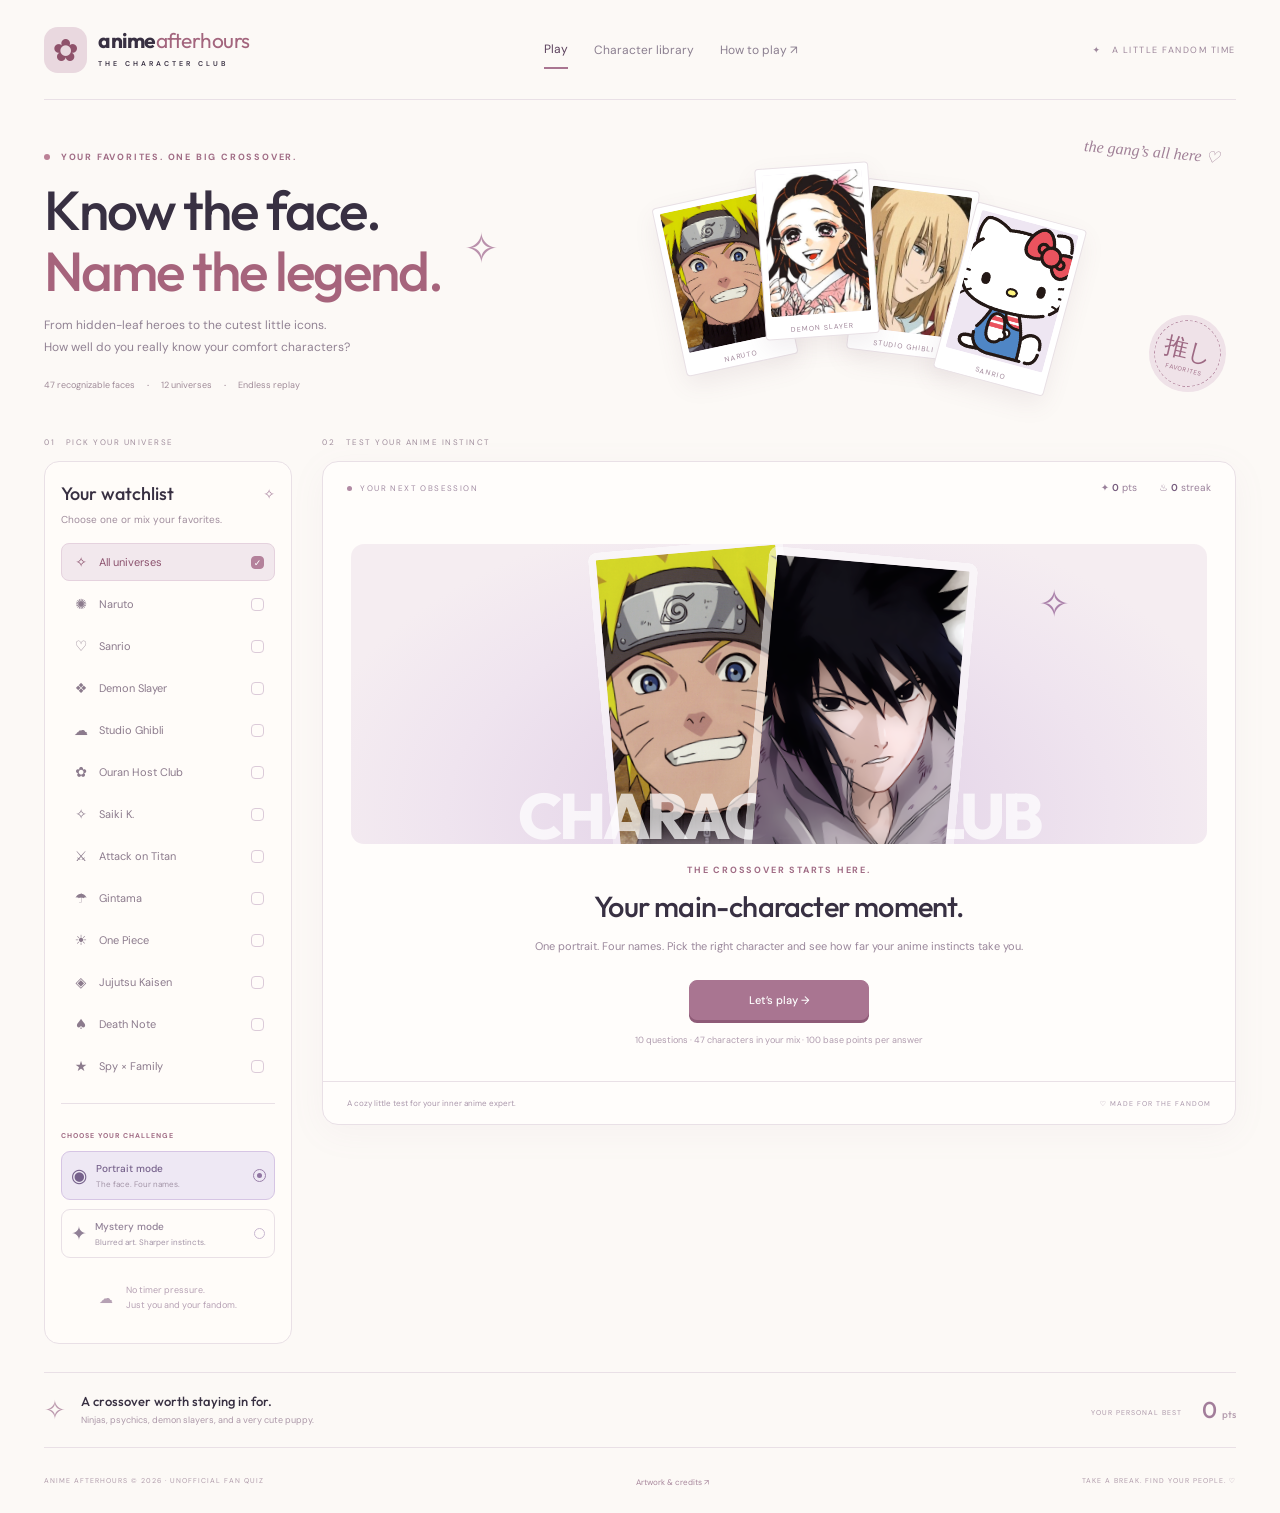
<file: anime-afterhours/index.html>
<!doctype html><html lang="en"><head><meta charset="utf-8"><meta name="viewport" content="width=device-width,initial-scale=1"><title>Anime Afterhours — Character Club</title><meta name="description" content="A cozy anime character guessing game. Naruto, Sanrio, Ghibli, Demon Slayer and more."><link rel="preconnect" href="https://fonts.googleapis.com"><link href="https://fonts.googleapis.com/css2?family=DM+Sans:wght@400;500;600;700&family=Outfit:wght@400;500;600;700;800&display=swap" rel="stylesheet"><link rel="stylesheet" href="style.css"></head><body><main><header><a href="#" class="brand" aria-label="Anime Afterhours home"><span class="brand-icon">✿</span><div>anime<span>afterhours</span><small>THE CHARACTER CLUB</small></div></a><nav><button class="nav active" id="playnav">Play</button><button class="nav" id="librarynav">Character library</button><button class="nav" id="helpnav">How to play ↗</button></nav><span class="club">✦ &nbsp; A LITTLE FANDOM TIME</span></header><section class="hero"><div><div class="eyebrow"><span></span> YOUR FAVORITES. ONE BIG CROSSOVER.</div><h1>Know the face.<br><em>Name the legend.</em><span class="spark">✧</span></h1><p>From hidden-leaf heroes to the cutest little icons.<br>How well do you really know your comfort characters?</p><div class="hero-meta"><span id="charcount">Loading the cast…</span><b>·</b><span>12 universes</span><b>·</b><span>Endless replay</span></div></div><div class="collage" id="collage" aria-label="Featured anime character portraits"><div class="scribble">the gang’s all here ♡</div><div class="sticker">推し<br><small>FAVORITES</small></div></div></section><div class="section-label"><span>01 &nbsp; PICK YOUR UNIVERSE</span><span>02 &nbsp; TEST YOUR ANIME INSTINCT</span></div><div class="workspace"><aside><div class="aside-head"><h2>Your watchlist</h2><span>✧</span></div><p class="tiny">Choose one or mix your favorites.</p><div id="filters"></div><div class="mode-box"><span class="eyebrow">CHOOSE YOUR CHALLENGE</span><button class="mode selected" data-mode="portrait"><span>◉</span><div><b>Portrait mode</b><small>The face. Four names.</small></div><span class="mode-dot"></span></button><button class="mode" data-mode="mystery"><span>✦</span><div><b>Mystery mode</b><small>Blurred art. Sharper instincts.</small></div><span class="mode-dot"></span></button></div><div class="side-note">☁<p>No timer pressure.<br>Just you and your fandom.</p></div></aside><section class="play-area"><div class="game-bar"><div><span class="live-dot"></span> <span id="roundlabel">YOUR NEXT OBSESSION</span></div><div class="mini-stats"><span>✦ <b id="score">0</b> pts</span><span>♨ <b id="streak">0</b> streak</span></div></div><div class="progress" id="progress"></div><div class="game-content" id="gamecontent"><div class="loading">Summoning the cast… ✧</div></div><div class="game-footer"><span id="footertext">A cozy little test for your inner anime expert.</span><span>♡ MADE FOR THE FANDOM</span></div></section></div><section class="bottom-strip"><div><span>✧</span><p><b>A crossover worth staying in for.</b><small>Ninjas, psychics, demon slayers, and a very cute puppy.</small></p></div><div class="personal-best"><small>YOUR PERSONAL BEST</small><b id="best">0 <span>pts</span></b></div></section><footer><span>ANIME AFTERHOURS © 2026 · UNOFFICIAL FAN QUIZ</span><button id="creditsnav">Artwork & credits ↗</button><span>TAKE A BREAK. FIND YOUR PEOPLE. ♡</span></footer></main><dialog id="modal"><div class="modal-top"><h2 id="modaltitle"></h2><button id="closemodal" aria-label="Close dialog">×</button></div><div id="modalbody"></div></dialog><script src="app.js"></script></body></html>
</file>
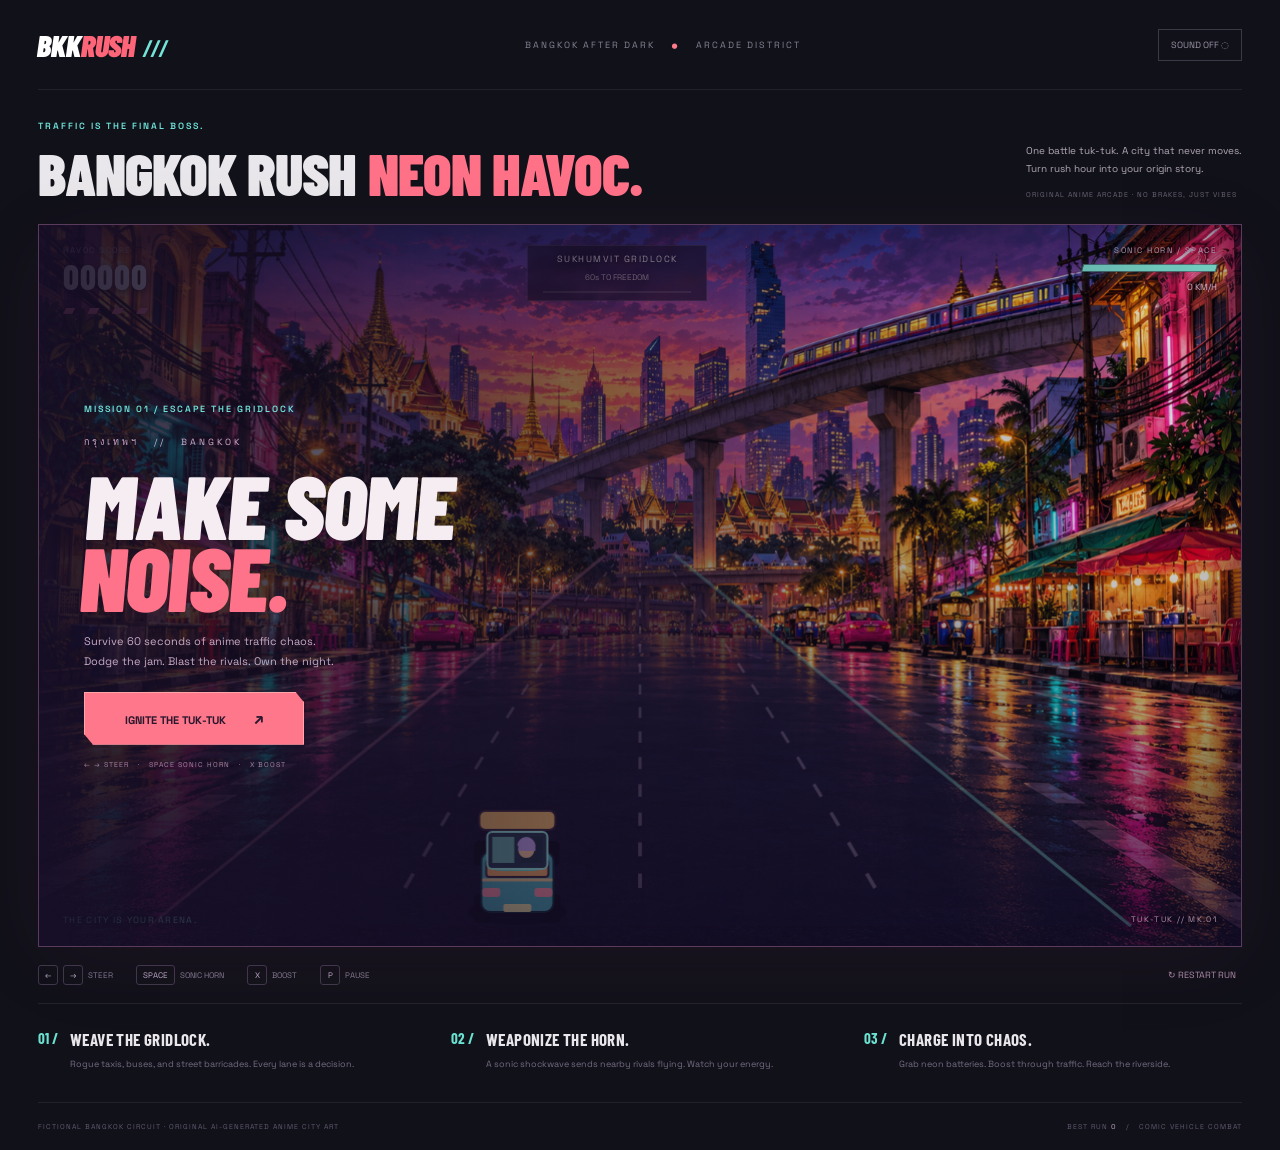
<file: bangkok-rush/index.html>
<!doctype html><html lang="en"><head><meta charset="utf-8"><meta name="viewport" content="width=device-width,initial-scale=1"><title>Bangkok Rush — Neon Havoc</title><meta name="description" content="An anime arcade traffic brawler through a neon Bangkok. Drive a battle tuk-tuk, dodge gridlock and blast rival vehicles with a sonic horn."><link href="https://fonts.googleapis.com/css2?family=Barlow+Condensed:wght@600;700;800;900&family=Space+Grotesk:wght@400;500;600;700&display=swap" rel="stylesheet"><link rel="stylesheet" href="style.css"></head><body><main><header><a class="logo" href="#">BKK<span>RUSH</span><i>///</i></a><div class="navtext">BANGKOK AFTER DARK <span>●</span> ARCADE DISTRICT</div><button class="sound" id="sound">SOUND OFF ◌</button></header><section class="intro"><div><div class="eyebrow">TRAFFIC IS THE FINAL BOSS.</div><h1>BANGKOK RUSH<span>NEON HAVOC.</span></h1></div><div class="intro-copy"><p>One battle tuk-tuk. A city that never moves.<br>Turn rush hour into your origin story.</p><span>ORIGINAL ANIME ARCADE · NO BRAKES, JUST VIBES</span></div></section><section class="game" id="game"><canvas id="canvas" width="1200" height="720" aria-label="Bangkok traffic combat driving game"></canvas><div class="vignette"></div><div class="hud"><div class="hud-left"><div class="hud-label">HAVOC SCORE</div><b id="score">00000</b><div class="hp" id="hp" aria-label="4 armor points">▰ ▰ ▰ ▰</div></div><div class="district"><span id="district">SUKHUMVIT GRIDLOCK</span><small id="time">60s TO FREEDOM</small><div class="track"><i id="progress"></i></div></div><div class="hud-right"><div class="hud-label">SONIC HORN / SPACE</div><div class="energy"><i id="energy"></i></div><span id="speed">0 KM/H</span></div></div><div class="bottom-hud"><div id="callout">THE CITY IS YOUR ARENA.</div><span id="combo">TUK-TUK // MK.01</span></div><div class="overlay" id="overlay"><div class="start-card"><div class="eyebrow">MISSION 01 / ESCAPE THE GRIDLOCK</div><div class="mini-kicker">กรุงเทพฯ &nbsp; // &nbsp; BANGKOK</div><h2>MAKE SOME<br><em>NOISE.</em></h2><p>Survive 60 seconds of anime traffic chaos.<br>Dodge the jam. Blast the rivals. Own the night.</p><button id="start" class="primary">IGNITE THE TUK-TUK <span>↗</span></button><small>← → STEER &nbsp; · &nbsp; SPACE SONIC HORN &nbsp; · &nbsp; X BOOST</small></div></div><div class="touch"><div><button data-action="left" aria-label="Steer left">◀</button><button data-action="right" aria-label="Steer right">▶</button></div><div><button data-action="boost">BOOST</button><button data-action="horn" class="horn">HORN ⚡</button></div></div></section><div class="control-bar"><div class="keys"><span><kbd>←</kbd> <kbd>→</kbd> STEER</span><span><kbd>SPACE</kbd> SONIC HORN</span><span><kbd>X</kbd> BOOST</span><span><kbd>P</kbd> PAUSE</span></div><button id="restart">↻ RESTART RUN</button></div><section class="brief"><div><span class="number">01 /</span><div><h3>WEAVE THE GRIDLOCK.</h3><p>Rogue taxis, buses, and street barricades. Every lane is a decision.</p></div></div><div><span class="number">02 /</span><div><h3>WEAPONIZE THE HORN.</h3><p>A sonic shockwave sends nearby rivals flying. Watch your energy.</p></div></div><div><span class="number">03 /</span><div><h3>CHARGE INTO CHAOS.</h3><p>Grab neon batteries. Boost through traffic. Reach the riverside.</p></div></div></section><footer><span>FICTIONAL BANGKOK CIRCUIT · ORIGINAL AI-GENERATED ANIME CITY ART</span><span>BEST RUN <b id="best">0</b> &nbsp; / &nbsp; COMIC VEHICLE COMBAT</span></footer></main><script src="game.js"></script></body></html>
</file>
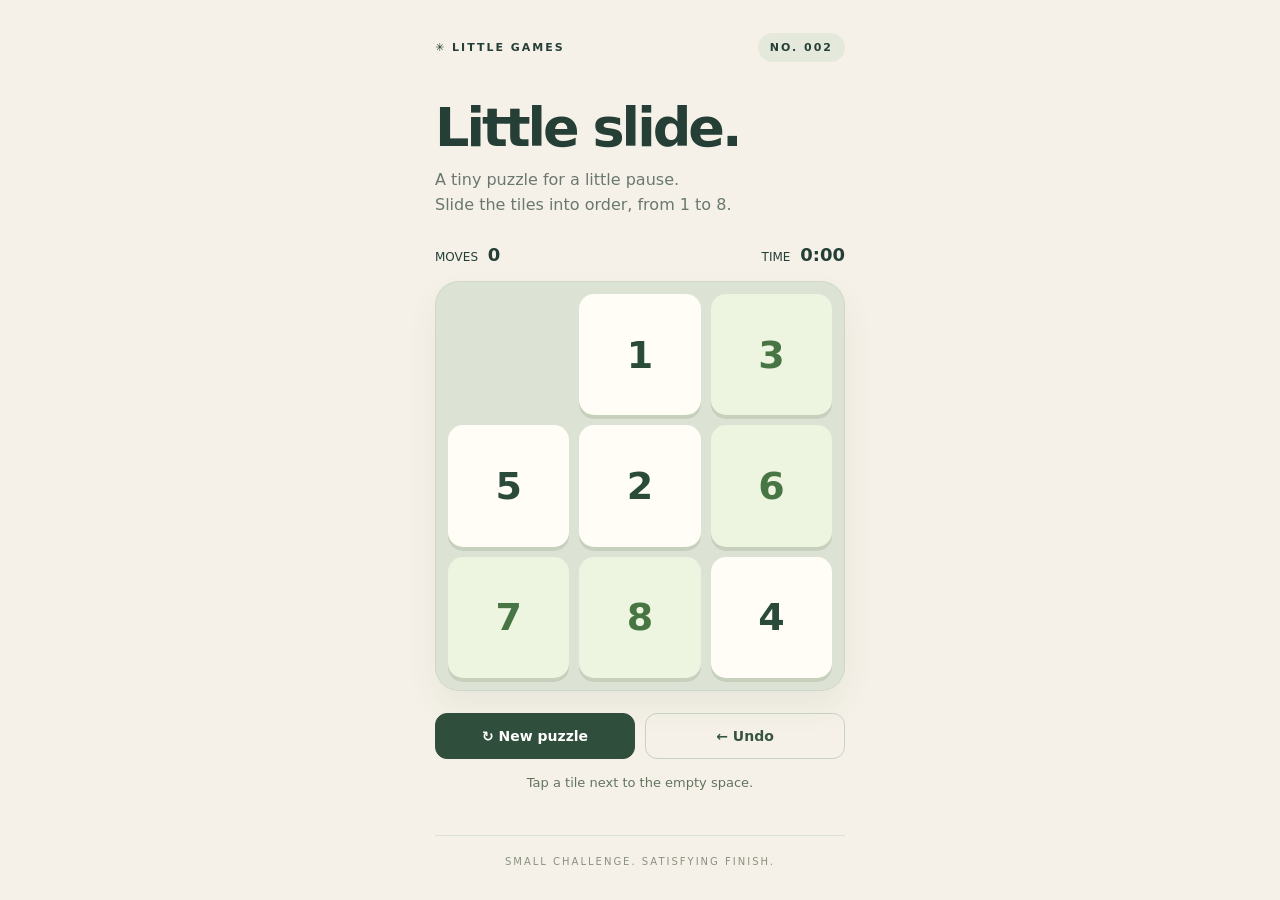
<file: little-slide/index.html>
<!doctype html><html lang="en"><meta charset="utf-8"><meta name="viewport" content="width=device-width,initial-scale=1"><title>Little Slide · Mini Puzzle</title><style>*{box-sizing:border-box}body{margin:0;min-height:100dvh;background:#f5f1e8;color:#253f37;font:16px system-ui;display:grid;place-items:center;padding:24px}main{width:min(100%,410px)}header{display:flex;justify-content:space-between;align-items:center;font-size:11px;letter-spacing:2px;font-weight:700}header span:last-child{background:#e5e9dc;padding:8px 12px;border-radius:20px}h1{font-size:54px;letter-spacing:-3px;margin:34px 0 8px;font-weight:750}p{color:#6a7870;line-height:1.6;margin:0 0 26px}.stats{display:flex;justify-content:space-between;font-size:12px;margin-bottom:16px}.stats strong{font-size:18px;margin-left:6px}.board{display:grid;grid-template-columns:repeat(3,1fr);gap:10px;background:#dce3d5;border:1px solid #ced7c8;padding:12px;border-radius:24px;box-shadow:0 16px 32px #294a3010}.tile{aspect-ratio:1;border:0;border-radius:15px;background:#fffdf6;color:#2b4b3a;font:600 38px system-ui;cursor:pointer;box-shadow:0 4px 0 #c7cfbd;transition:transform .12s,background .15s}.tile:hover:not(:disabled){transform:translateY(-3px);background:#f6ffde}.tile:focus-visible{outline:3px solid #ed995e;outline-offset:2px}.tile:disabled{cursor:default}.empty{background:transparent;box-shadow:none}.correct{color:#477543;background:#edf4df}.actions{display:flex;gap:10px;margin:22px 0 14px}.actions button{flex:1;border:1px solid #c8d2c1;border-radius:12px;padding:14px;background:transparent;color:#365540;font:600 14px system-ui;cursor:pointer}.actions button:first-child{background:#304e3c;color:#fff;border-color:#304e3c}.actions button:hover{filter:brightness(1.1)}#message{min-height:44px;text-align:center;font-size:13px;color:#62745f;margin:16px 0}footer{text-align:center;border-top:1px solid #dce1d5;padding-top:20px;color:#899180;font-size:10px;letter-spacing:2px}button{touch-action:manipulation}@media(max-width:420px){h1{font-size:46px;margin-top:26px}.tile{font-size:30px}}</style><main><header><span>✳ LITTLE GAMES</span><span>NO. 002</span></header><h1>Little slide.</h1><p>A tiny puzzle for a little pause.<br>Slide the tiles into order, from 1 to 8.</p><div class="stats"><span>MOVES <strong id="moves">0</strong></span><span>TIME <strong id="time">0:00</strong></span></div><div class="board" id="board" aria-label="Sliding puzzle"></div><div class="actions"><button id="shuffle">↻ New puzzle</button><button id="undo">← Undo</button></div><div id="message" role="status" aria-live="polite">Tap a tile next to the empty space.</div><footer>SMALL CHALLENGE. SATISFYING FINISH.</footer></main><script>
let tiles=[],moves=0,history=[],started=0,elapsed=0,won=false;const board=document.querySelector('#board');const near=(a,b)=>Math.abs(Math.floor(a/3)-Math.floor(b/3))+Math.abs(a%3-b%3)===1;const solved=()=>tiles.every((v,i)=>v===(i+1)%9);function render(){board.replaceChildren();tiles.forEach((v,i)=>{let b=document.createElement('button');b.className='tile'+(!v?' empty':v===i+1?' correct':'');b.textContent=v||'';b.disabled=!v||won;b.setAttribute('aria-label',v?'Slide tile '+v:'Empty space');b.onclick=()=>move(i);board.append(b)});document.querySelector('#moves').textContent=moves;document.querySelector('#undo').disabled=!history.length}function move(i){let j=tiles.indexOf(0);if(won||!near(i,j))return;if(!started)started=Date.now();history.push([...tiles]);[tiles[i],tiles[j]]=[tiles[j],tiles[i]];moves++;won=solved();if(won){elapsed=Date.now()-started;document.querySelector('#message').textContent='✦ Beautifully done! Solved in '+moves+' moves.'}render()}function shuffle(){tiles=[1,2,3,4,5,6,7,8,0];let previous=-1;for(let k=0;k<18;k++){let j=tiles.indexOf(0),opts=tiles.map((_,i)=>i).filter(i=>near(i,j)&&i!==previous),i=opts[Math.floor(Math.random()*opts.length)];[tiles[i],tiles[j]]=[tiles[j],tiles[i]];previous=j}if(solved()){[tiles[7],tiles[8]]=[tiles[8],tiles[7]]}moves=0;history=[];started=0;elapsed=0;won=false;document.querySelector('#message').textContent='Tap a tile next to the empty space.';document.querySelector('#time').textContent='0:00';render()}document.querySelector('#shuffle').onclick=shuffle;document.querySelector('#undo').onclick=()=>{if(!history.length)return;tiles=history.pop();moves--;won=false;document.querySelector('#message').textContent='Tap a tile next to the empty space.';render()};setInterval(()=>{let s=Math.floor((won?elapsed:started?Date.now()-started:0)/1000);document.querySelector('#time').textContent=Math.floor(s/60)+':'+String(s%60).padStart(2,'0')},250);shuffle();
</script></html>
</file>
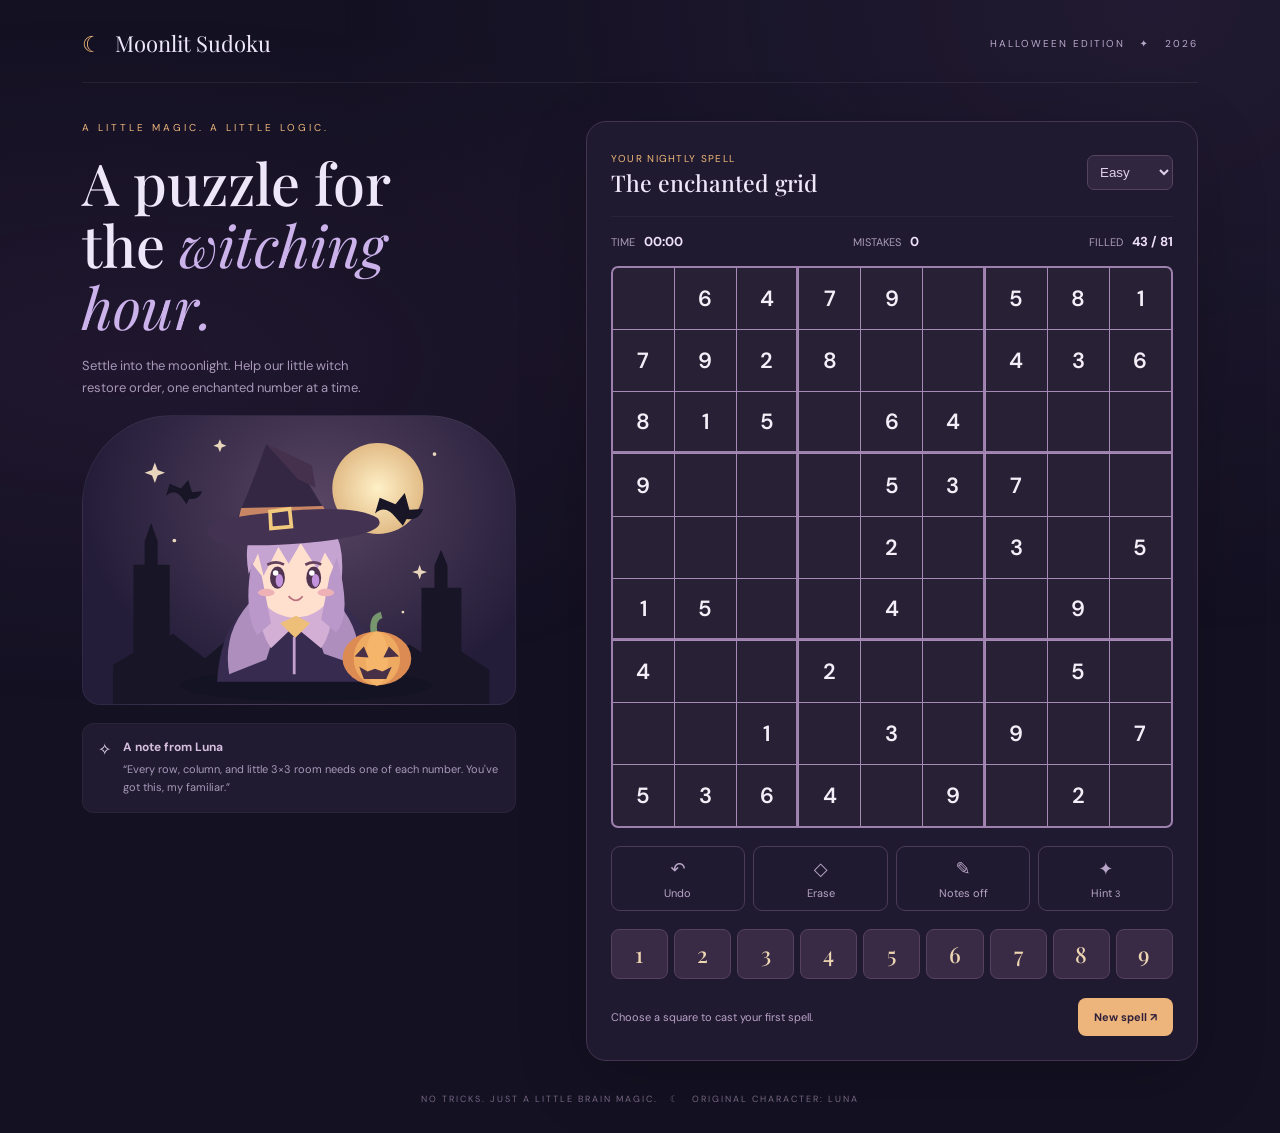
<file: moonlit-sudoku/index.html>
<!doctype html><html lang="en"><meta charset="utf-8"><meta name="viewport" content="width=device-width,initial-scale=1"><title>Moonlit Sudoku · Witching Hour</title><style>
@import url('https://fonts.googleapis.com/css2?family=DM+Sans:wght@400;500;600;700&family=Playfair+Display:wght@500;600;700&display=swap');*{box-sizing:border-box}body{margin:0;background:#141123;color:#eee7fa;font-family:'DM Sans',system-ui}body:before{content:'';position:fixed;inset:0;pointer-events:none;background:radial-gradient(ellipse at 10% 40%,#51305b33,transparent 45%),radial-gradient(ellipse at 90% 0,#57416b33,transparent 50%)}main{max-width:1180px;margin:auto;padding:28px 32px;position:relative}header{display:flex;justify-content:space-between;align-items:center;padding-bottom:24px;border-bottom:1px solid #ffffff12}.brand{font-family:'Playfair Display',Georgia;font-size:22px}.brand span{color:#f5b978;margin-right:8px}.season{font-size:10px;letter-spacing:2px;color:#b9a8cc}.layout{display:grid;grid-template-columns:.85fr 1.2fr;gap:70px;align-items:start;margin-top:38px}.eyebrow{font-size:10px;letter-spacing:3px;color:#ecb57c}h1{font:500 clamp(40px,4.5vw,62px)/1.08 'Playfair Display',Georgia;margin:17px 0}h1 em{color:#cbb2eb;font-weight:400}p{color:#a798b9;line-height:1.7;font-size:13px}.scene{height:290px;position:relative;overflow:hidden;margin-top:16px;border-radius:90px 90px 18px 18px;background:radial-gradient(ellipse at 55% 30%,#584563,#241d39 70%);border:1px solid #ffffff0d}.scene svg{height:100%;width:100%}.quote{display:flex;gap:12px;margin-top:18px;background:#211b32;border:1px solid #ffffff0b;border-radius:12px;padding:15px}.quote b{display:block;color:#d5bddf;font-size:12px}.quote p{margin:5px 0 0;font-size:11px}.game{background:#201a30;border:1px solid #43354f;border-radius:20px;padding:24px;box-shadow:0 20px 70px #0003}.topline{display:flex;align-items:center;justify-content:space-between;margin-bottom:18px}.topline h2{font:500 23px 'Playfair Display',Georgia;margin:0}.topline span{color:#f1b979;font-size:10px;letter-spacing:1.3px}select{background:#30263f;color:#dfd0eb;border:1px solid #554360;border-radius:7px;padding:8px;font:12px inherit}.stats{display:flex;justify-content:space-between;border-top:1px solid #ffffff0b;padding:16px 0;font-size:11px;color:#a99bb6}.stats strong{color:#eee0f7;margin-left:6px;font-size:13px}.board{display:grid;grid-template-columns:repeat(9,1fr);border:2px solid #9e80af;border-radius:7px;overflow:hidden;background:#a58ab5;gap:1px}.cell{aspect-ratio:1;border:0;background:#282035;color:#c5a3ef;font:500 22px 'DM Sans',system-ui;padding:0;cursor:pointer;position:relative;min-width:0}.cell:nth-child(3n):not(:nth-child(9n)){border-right:2px solid #9e80af}.cell:nth-child(n+19):nth-child(-n+27),.cell:nth-child(n+46):nth-child(-n+54){border-bottom:2px solid #9e80af}.cell.given{color:#f5edf8;font-weight:600}.cell.peer{background:#352940}.cell.same{background:#483451}.cell.selected{background:#765083;color:#fff;box-shadow:inset 0 0 0 2px #e9bc8b}.cell.wrong{color:#ff8e9f}.cell:focus-visible{outline:2px solid #f5c57d;outline-offset:-3px}.notes{display:grid;grid-template-columns:repeat(3,1fr);height:100%;padding:3px}.notes span{font:9px/1 system-ui;color:#beabc9;display:grid;place-items:center}.tools{display:flex;justify-content:space-between;gap:8px;margin:18px 0}.tools button{background:transparent;border:1px solid #4b3a58;border-radius:9px;color:#b8a5c7;padding:10px 8px;flex:1;cursor:pointer;font:11px 'DM Sans',system-ui}.tools button.active{background:#6b477a;color:#fff;border-color:#b88bc3}.tools button span{display:block;font-size:18px;margin-bottom:5px}.numbers{display:grid;grid-template-columns:repeat(9,1fr);gap:6px}.numbers button{border:1px solid #574161;border-radius:8px;background:#392b46;color:#efd6b2;cursor:pointer;font:500 22px 'Playfair Display',Georgia;padding:9px 0}.numbers button:hover{background:#5a3f65}.bottom{display:flex;justify-content:space-between;align-items:center;margin-top:19px;gap:10px}#status{font-size:11px;line-height:1.5;color:#b9a2ca;flex:1}button.new{background:#edb57c;color:#302039;font:700 11px 'DM Sans',system-ui;border:0;border-radius:8px;padding:12px 16px;cursor:pointer}footer{text-align:center;font-size:9px;letter-spacing:2px;color:#766682;margin-top:32px}button{touch-action:manipulation}dialog{background:#2a203b;color:#eee0f5;border:1px solid #9973a7;border-radius:20px;padding:32px;text-align:center;max-width:90vw}dialog::backdrop{background:#100b1bbd}dialog h2{font:32px Georgia}dialog p{max-width:280px}dialog button{background:#edb57c;border:0;padding:12px 24px;border-radius:8px;color:#302039;cursor:pointer}@media(max-width:900px){.layout{gap:28px;grid-template-columns:.8fr 1.2fr}.game{padding:16px}.scene{height:250px}.cell{font-size:19px}}@media(max-width:700px){main{padding:20px 15px}.layout{display:flex;flex-direction:column;margin-top:24px;gap:20px}.intro{width:100%}h1{font-size:40px;margin:10px 0}.intro>p{margin:8px 0}.scene{height:150px;width:140px;float:right;margin-top:-126px;opacity:.8}.intro h1,.intro>p{max-width:65%}.quote{display:none}.game{width:100%;padding:16px}.cell{font-size:22px}.season{font-size:8px}.brand{font-size:19px}.notes span{font-size:9px}footer{font-size:8px}.topline h2{font-size:22px}}
</style><main><header><div class="brand"><span>☾</span> Moonlit Sudoku</div><div class="season">HALLOWEEN EDITION &nbsp; ✦ &nbsp; 2026</div></header><div class="layout"><section class="intro"><div class="eyebrow">A LITTLE MAGIC. A LITTLE LOGIC.</div><h1>A puzzle for<br>the <em>witching hour.</em></h1><p>Settle into the moonlight. Help our little witch<br>restore order, one enchanted number at a time.</p><div class="scene"><svg viewBox="0 0 400 310" role="img" aria-label="Original anime inspired little witch with lilac hair, a pumpkin, and a glowing moon"><defs><radialGradient id="moon"><stop stop-color="#fff0c7"/><stop offset="1" stop-color="#e2bc87"/></radialGradient></defs><g fill="#e8d5bb"><circle cx="285" cy="78" r="49" fill="url(#moon)"/><path d="M45 50l3 8 8 3-8 3-3 8-3-8-8-3 8-3zm285 110 2 6 6 2-6 2-2 6-2-6-6-2 6-2zM115 25l2 5 5 2-5 2-2 5-2-5-5-2 5-2z"/><circle cx="66" cy="134" r="2"/><circle cx="346" cy="41" r="2"/><circle cx="312" cy="211" r="1.5"/></g><g fill="#171526"><path d="M0 268l30-18 12 10 22-26 35 27 20-17 35 20 30-14 40 19 43-16 28 15 24-22 26 17 26-12 34 22v37H0z"/><path d="M22 268V160h12v-25l7-20 7 20v25h13v108zm310 0V185h14v-24l7-17 7 17v24h15v83z"/></g><ellipse cx="208" cy="290" rx="136" ry="17" fill="#0f102255"/><path d="M112 286q4-70 48-91h72q45 18 53 91" fill="#382b50"/><path d="M152 196q-35 34-27 82l40-16 15-47zm84 0q31 28 29 73l-38-13-14-41" fill="#ad8ebd"/><path d="M160 188q-8 36 10 62l25-24 29 24q17-24 8-62" fill="#d3afd5"/><ellipse cx="196" cy="166" rx="47" ry="51" fill="#ffe0ce"/><path d="M146 170q-12-67 49-67 58 0 51 74l-18-30-8 18-18-28-13 22-11-18-16 31-6-24z" fill="#c6a4d1"/><path d="M149 158q-9 54 6 78l15-13-10-51zm92-6q17 63-1 81l-16-14 9-46" fill="#ba99ca"/><g fill="#503452"><ellipse cx="177" cy="174" rx="8" ry="12"/><ellipse cx="216" cy="174" rx="8" ry="12"/></g><g fill="#c293dc"><ellipse cx="179" cy="177" rx="4" ry="7"/><ellipse cx="218" cy="177" rx="4" ry="7"/></g><g fill="#fff"><circle cx="175" cy="169" r="3"/><circle cx="214" cy="169" r="3"/></g><path d="M166 160q10-5 18 0m23 0q10-5 17 0" fill="none" stroke="#65435f" stroke-width="3"/><ellipse cx="165" cy="190" rx="9" ry="4" fill="#edb1b6"/><ellipse cx="229" cy="190" rx="9" ry="4" fill="#edb1b6"/><path d="M189 194q8 9 15 0" fill="none" stroke="#b9727d" stroke-width="2"/><path d="M127 124q18-37 38-94 23 27 42 37l29 48z" fill="#332744"/><path d="M165 30l34 38 19 9-4-24z" fill="#45314e"/><path d="M138 99l88-2 10 20-105 9z" fill="#c98665"/><path d="M106 132q-21-19 56-27 97-12 123 5 14 17-70 26-88 8-109-4z" fill="#443253"/><path d="M169 103l21-3 2 19-22 2z" fill="none" stroke="#f2ca7e" stroke-width="4"/><path d="M180 223l16 16 16-16-15-8z" fill="#edbf78"/><path d="M195 238v40" stroke="#c1a0cc" stroke-width="3"/><g transform="translate(284 261)"><path d="M-3-27q-3-17 8-20" fill="none" stroke="#77966e" stroke-width="7"/><ellipse rx="37" ry="29" fill="#dc8b53"/><ellipse rx="25" ry="29" fill="#efaa62"/><ellipse rx="12" ry="29" fill="#f5b56b"/><path d="M-24-2l10-11 5 12zm31 1 6-12 11 11zm-26 10 9 5 8-3 8 3 10-5-6 13h-24z" fill="#483047"/></g><g fill="#171526"><path d="M305 110q-12-16-23-5l5-17 17 7 10-12 5 18 15-1q-5 13-18 11l-4 7zM75 89q-9-12-18-3l4-13 12 5 8-9 4 13 11-1q-4 10-14 8l-3 6z"/></g></svg></div><div class="quote"><span>✧</span><div><b>A note from Luna</b><p>“Every row, column, and little 3×3 room needs one of each number. You've got this, my familiar.”</p></div></div></section><section class="game" aria-label="Sudoku game"><div class="topline"><div><span>YOUR NIGHTLY SPELL</span><h2>The enchanted grid</h2></div><select id="difficulty" aria-label="Difficulty"><option value="easy">Easy</option><option value="medium">Medium</option><option value="hard">Hard</option></select></div><div class="stats"><span>TIME <strong id="timer">00:00</strong></span><span>MISTAKES <strong id="mistakes">0</strong></span><span>FILLED <strong id="filled">0 / 81</strong></span></div><div class="board" id="board" aria-label="Sudoku grid"></div><div class="tools"><button id="undo"><span>↶</span>Undo</button><button id="erase"><span>◇</span>Erase</button><button id="notes"><span>✎</span>Notes off</button><button id="hint"><span>✦</span>Hint <small id="hints">3</small></button></div><div class="numbers" id="numbers"></div><div class="bottom"><div id="status" role="status" aria-live="polite">Choose a square to cast your first spell.</div><button class="new" id="new">New spell ↗</button></div></section></div><footer>NO TRICKS. JUST A LITTLE BRAIN MAGIC. &nbsp; ☾ &nbsp; ORIGINAL CHARACTER: LUNA</footer></main><dialog id="confirm"><h2>A fresh spell?</h2><p>Your current puzzle will be replaced.</p><button id="cancel">Keep playing</button> <button id="fresh">New puzzle</button></dialog><dialog id="victory"><div style="font-size:40px">✧ ☾ ✧</div><h2>Spell complete!</h2><p id="result"></p><button id="playagain">Another enchanted grid</button></dialog><script>
const $=s=>document.querySelector(s);let solution=[],values=[],givens=[],notes=[],selected=-1,pencil=false,mistakes=0,hints=3,history=[],start=0,finished=false,pending='easy';const shuffle=a=>{for(let i=a.length-1;i>0;i--){let j=Math.floor(Math.random()*(i+1));[a[i],a[j]]=[a[j],a[i]]}return a};function countSolutions(a,limit=2){let count=0;function visit(){let best=-1,opts=null;for(let i=0;i<81;i++)if(!a[i]){let used=new Set;for(let j=0;j<9;j++){used.add(a[Math.floor(i/9)*9+j]);used.add(a[j*9+i%9]);used.add(a[(Math.floor(i/27)*3+Math.floor(j/3))*9+Math.floor(i%9/3)*3+j%3])}let o=[1,2,3,4,5,6,7,8,9].filter(v=>!used.has(v));if(!o.length)return;if(!opts||o.length<opts.length){best=i;opts=o;if(o.length===1)break}}if(best<0){count++;return}for(let v of opts){a[best]=v;visit();if(count>=limit)break}a[best]=0}visit();return count}function newGame(level){let rows=shuffle([0,1,2]).flatMap(b=>shuffle([0,1,2]).map(r=>b*3+r)),cols=shuffle([0,1,2]).flatMap(b=>shuffle([0,1,2]).map(c=>b*3+c)),nums=shuffle([1,2,3,4,5,6,7,8,9]);solution=rows.flatMap(r=>cols.map(c=>nums[(r*3+Math.floor(r/3)+c)%9]));values=[...solution];let target={easy:38,medium:47,hard:53}[level],removed=0;for(let i of shuffle(Array.from({length:81},(_,i)=>i))){let v=values[i];values[i]=0;if(countSolutions([...values])!==1)values[i]=v;else removed++;if(removed>=target)break}givens=values.map(Boolean);notes=Array.from({length:81},()=>[]);history=[];mistakes=0;hints=3;selected=-1;finished=false;start=0;pencil=false;$('#notes').classList.remove('active');$('#notes').innerHTML='<span>✎</span>Notes off';$('#timer').textContent='00:00';$('#status').textContent='Choose a square to cast your first spell.';render()}function render(){let board=$('#board');board.replaceChildren();for(let i=0;i<81;i++){let b=document.createElement('button'),sameRow=selected>=0&&Math.floor(i/9)===Math.floor(selected/9),sameCol=selected>=0&&i%9===selected%9,sameBox=selected>=0&&Math.floor(i/27)===Math.floor(selected/27)&&Math.floor(i%9/3)===Math.floor(selected%9/3);b.className='cell'+(givens[i]?' given':'')+(sameRow||sameCol||sameBox?' peer':'')+(selected>=0&&values[selected]&&values[i]===values[selected]?' same':'')+(selected===i?' selected':'')+(values[i]&&values[i]!==solution[i]?' wrong':'');b.setAttribute('aria-label','Row '+(Math.floor(i/9)+1)+', column '+(i%9+1)+': '+(values[i]||'empty')+(givens[i]?', fixed':''));b.setAttribute('aria-pressed',selected===i?'true':'false');if(values[i])b.textContent=values[i];else if(notes[i].length){let n=document.createElement('div');n.className='notes';for(let v=1;v<=9;v++){let s=document.createElement('span');s.textContent=notes[i].includes(v)?v:'';n.append(s)}b.append(n)}b.onclick=()=>{selected=i;render()};board.append(b)}$('#mistakes').textContent=mistakes;$('#filled').textContent=values.filter(Boolean).length+' / 81';$('#hints').textContent=hints;$('#undo').disabled=!history.length;$('#hint').disabled=hints<=0||finished}function snapshot(){history.push({values:[...values],notes:notes.map(a=>[...a])})}function enter(v){if(finished)return;if(selected<0){$('#status').textContent='Choose an empty square first.';return}if(givens[selected]){$('#status').textContent='That number is part of the spell. Choose an open square.';return}if(!start)start=Date.now();snapshot();if(pencil&&v){if(values[selected]){history.pop();return}notes[selected]=notes[selected].includes(v)?notes[selected].filter(n=>n!==v):[...notes[selected],v];}else{if(v&&values[selected]!==v&&v!==solution[selected])mistakes++;values[selected]=v;notes[selected]=[];if(v===solution[selected]){for(let i=0;i<81;i++)if(Math.floor(i/9)===Math.floor(selected/9)||i%9===selected%9||Math.floor(i/27)===Math.floor(selected/27)&&Math.floor(i%9/3)===Math.floor(selected%9/3))notes[i]=notes[i].filter(n=>n!==v)}}$('#status').textContent=v&&v!==solution[selected]&&!pencil?'A little miscast. Try another number.':'Keep going. The moon is on your side.';render();checkWin()}function checkWin(){if(values.every((v,i)=>v===solution[i])){finished=true;$('#result').textContent='Luna’s magic is restored. You finished in '+$('#timer').textContent+' with '+mistakes+' mistakes and '+(3-hints)+' hints.';$('#victory').showModal()}}for(let v=1;v<=9;v++){let b=document.createElement('button');b.textContent=v;b.setAttribute('aria-label','Enter '+v);b.onclick=()=>enter(v);$('#numbers').append(b)}$('#erase').onclick=()=>enter(0);$('#notes').onclick=()=>{pencil=!pencil;$('#notes').classList.toggle('active',pencil);$('#notes').innerHTML='<span>✎</span>Notes '+(pencil?'on':'off')};$('#undo').onclick=()=>{if(!history.length||finished)return;let p=history.pop();values=p.values;notes=p.notes;render();$('#status').textContent='Last spell undone.'};$('#hint').onclick=()=>{if(!hints||finished)return;let i=selected;if(i<0||givens[i]||values[i]===solution[i])i=values.findIndex((v,j)=>v!==solution[j]);if(i<0)return;if(!start)start=Date.now();snapshot();selected=i;values[i]=solution[i];notes[i]=[];hints--;$('#status').textContent='A little moonlight to guide you. '+hints+' hints left.';render();checkWin()};function requestNew(level){pending=level;if(start&&!finished)$('#confirm').showModal();else {newGame(level);}}$('#new').onclick=()=>requestNew($('#difficulty').value);let level='easy';$('#difficulty').onchange=()=>requestNew($('#difficulty').value);$('#cancel').onclick=()=>{$('#difficulty').value=level;$('#confirm').close()};$('#fresh').onclick=()=>{level=pending;newGame(level);$('#confirm').close()};$('#playagain').onclick=()=>{$('#victory').close();newGame($('#difficulty').value)};document.addEventListener('keydown',e=>{if(e.target.tagName==='SELECT'||$('dialog[open]'))return;if(/^[1-9]$/.test(e.key)){e.preventDefault();enter(Number(e.key))}else if(e.key==='Backspace'||e.key==='Delete'){e.preventDefault();enter(0)}else if(e.key.toLowerCase()==='n')$('#notes').click();else if(e.key.startsWith('Arrow')){e.preventDefault();if(selected<0)selected=0;else{let r=Math.floor(selected/9),c=selected%9;if(e.key==='ArrowLeft')c=Math.max(0,c-1);if(e.key==='ArrowRight')c=Math.min(8,c+1);if(e.key==='ArrowUp')r=Math.max(0,r-1);if(e.key==='ArrowDown')r=Math.min(8,r+1);selected=r*9+c}render()}});setInterval(()=>{if(!start||finished)return;let s=Math.floor((Date.now()-start)/1000);$('#timer').textContent=String(Math.floor(s/60)).padStart(2,'0')+':'+String(s%60).padStart(2,'0')},500);newGame('easy');
</script></html>
</file>
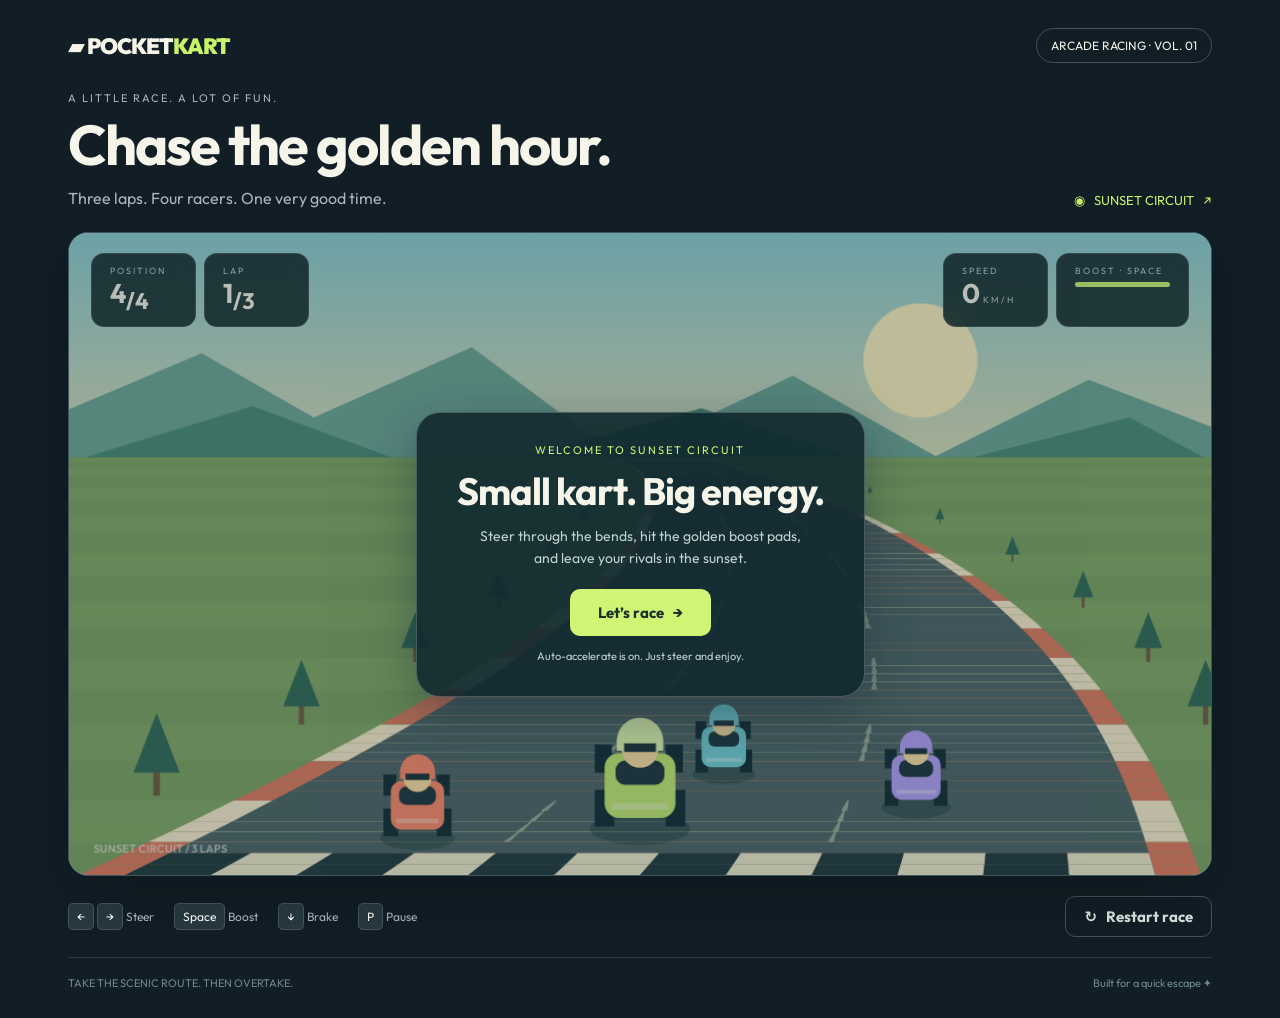
<file: pocket-kart/index.html>
<!doctype html><html lang="en"><meta charset="utf-8"><meta name="viewport" content="width=device-width,initial-scale=1"><title>Pocket Kart — Sunset Circuit</title><style>
@import url('https://fonts.googleapis.com/css2?family=Outfit:wght@400;500;600;700;800;900&display=swap');
*{box-sizing:border-box}body{margin:0;background:#111e26;color:#f6f5e9;font-family:Outfit,system-ui}main{max-width:1200px;margin:auto;padding:28px}header{display:flex;justify-content:space-between;align-items:center;margin-bottom:28px}.brand{font-size:22px;font-weight:900;letter-spacing:-1px}.brand span{color:#c7f36b}small,.eyebrow{letter-spacing:2px;font-size:11px;color:#a7b6bc}.tag{border:1px solid #415057;border-radius:30px;padding:9px 14px;font-size:12px}h1{font-size:clamp(32px,5vw,56px);letter-spacing:-2px;margin:4px 0 8px}p{color:#a8b7be;margin:0}.intro{display:flex;justify-content:space-between;align-items:end;margin-bottom:24px}.tracktag{font-size:13px;color:#c7f36b}.game{position:relative;border-radius:20px;overflow:hidden;border:1px solid #42545b;background:#8dd1d8;box-shadow:0 20px 60px #0003}canvas{width:100%;display:block;aspect-ratio:16/9}.hud{position:absolute;inset:20px 22px auto;display:flex;justify-content:space-between;pointer-events:none}.stat{background:#13272ade;backdrop-filter:blur(10px);border:1px solid #ffffff25;border-radius:13px;padding:11px 18px;min-width:105px}.stat small{display:block;font-size:9px;color:#b9ccc8}.stat b{font-size:27px}.stats{display:flex;gap:8px}.overlay{position:absolute;inset:0;display:flex;align-items:center;justify-content:center;background:#10282b45}.panel{text-align:center;background:#122b30eb;border:1px solid #ffffff38;border-radius:24px;padding:30px 40px;box-shadow:0 15px 50px #1236}.panel h2{font-size:38px;letter-spacing:-1px;margin:10px 0}.panel p{color:#c1d1cf;font-size:14px;line-height:1.6}button{border:0;border-radius:10px;background:#d0f575;color:#193329;font:700 15px Outfit,system-ui;padding:14px 28px;cursor:pointer;margin-top:20px}button:hover{background:#e0ff99}.bottom{display:flex;justify-content:space-between;align-items:center;padding:20px 0;gap:15px}.controls{display:flex;gap:20px;font-size:12px;color:#a8b7be}kbd{background:#283940;padding:5px 8px;border:1px solid #46565d;border-radius:5px;color:white;font-family:inherit}.restart{background:transparent;color:#d9e4df;border:1px solid #42545b;margin:0;padding:10px 18px}.boostbar{height:5px;background:#43574c;border-radius:3px;margin-top:6px;width:95px;overflow:hidden}.boostbar i{display:block;height:100%;background:#d0f575;width:100%}.touch{display:none;position:absolute;bottom:15px;left:15px;right:15px;justify-content:space-between}.touch button{margin:0;padding:14px 20px;background:#172c32c9;color:white;touch-action:none}.foot{border-top:1px solid #2c3c44;padding-top:18px;display:flex;justify-content:space-between;font-size:11px;color:#6f878f}@media(pointer:coarse){.touch{display:flex}}@media(max-width:650px){main{padding:16px}.intro{display:block}.tracktag{margin-top:15px}.hud{inset:10px 10px auto}.stat{padding:6px 10px;min-width:65px}.stat b{font-size:19px}.boostbar{width:55px}.controls{gap:10px;flex-wrap:wrap}.panel{padding:15px 22px}.panel h2{font-size:26px}.panel p{font-size:12px}.bottom{align-items:start}.tag{font-size:10px}canvas{aspect-ratio:4/3}}
</style><main><header><div class="brand">▰ POCKET<span>KART</span></div><div class="tag">ARCADE RACING · VOL. 01</div></header><div class="intro"><div><div class="eyebrow">A LITTLE RACE. A LOT OF FUN.</div><h1>Chase the golden hour.</h1><p>Three laps. Four racers. One very good time.</p></div><div class="tracktag">◉ &nbsp; SUNSET CIRCUIT &nbsp; ↗</div></div><div class="game"><canvas id="c" width="1120" height="630" aria-label="Kart racing game"></canvas><div class="hud"><div class="stats"><div class="stat"><small>POSITION</small><b id="pos">4<sub>/4</sub></b></div><div class="stat"><small>LAP</small><b id="lap">1<sub>/3</sub></b></div></div><div class="stats"><div class="stat"><small>SPEED</small><b id="speed">0</b> <small style="display:inline">KM/H</small></div><div class="stat"><small>BOOST · SPACE</small><div class="boostbar"><i id="fuel"></i></div></div></div></div><div id="overlay" class="overlay"><div class="panel"><div class="eyebrow" style="color:#d0f575">WELCOME TO SUNSET CIRCUIT</div><h2>Small kart. Big energy.</h2><p>Steer through the bends, hit the golden boost pads,<br>and leave your rivals in the sunset.</p><button id="start">Let’s race &nbsp; →</button><p style="margin-top:12px;font-size:11px">Auto-accelerate is on. Just steer and enjoy.</p></div></div><div class="touch"><div><button data-key="ArrowLeft">◀</button> <button data-key="ArrowRight">▶</button></div><button data-key="Space">BOOST ⚡</button></div></div><div class="bottom"><div class="controls"><span><kbd>←</kbd> <kbd>→</kbd> Steer</span><span><kbd>Space</kbd> Boost</span><span><kbd>↓</kbd> Brake</span><span><kbd>P</kbd> Pause</span></div><button class="restart" id="restart">↻ &nbsp; Restart race</button></div><div class="foot"><span>TAKE THE SCENIC ROUTE. THEN OVERTAKE.</span><span>Built for a quick escape ✦</span></div></main><script>
const canvas=document.querySelector('canvas'),ctx=canvas.getContext('2d'),W=1120,H=630,keys={};let state='ready',time=0,dist=0,x=0,speed=0,fuel=100,boost=0,last=0,hit=0;const length=4600,rivals=[{d:90,x:-.55,color:'#ff8d6d',v:155},{d:160,x:.5,color:'#b7a4fa',v:158},{d:240,x:0,color:'#78d4db',v:161}];
function curve(d){return Math.sin(d/690)*.65+Math.sin(d/1450)*.3}function road(z){let t=1-z;return {y:220+410*t*t,c:W/2+(curve(dist+z*1800)-curve(dist))*350*t,w:35+470*t*t}}
function poly(points,color){ctx.fillStyle=color;ctx.beginPath();points.forEach((p,i)=>i?ctx.lineTo(...p):ctx.moveTo(...p));ctx.closePath();ctx.fill()}
function kart(px,py,s,col,player=false){ctx.save();ctx.translate(px,py);ctx.scale(s,s);ctx.fillStyle='#15383d55';ctx.beginPath();ctx.ellipse(0,4,41,13,0,0,7);ctx.fill();ctx.fillStyle='#16303a';for(let a of [-1,1]){ctx.fillRect(a*29-8,-28,16,30);ctx.fillRect(a*29-8,-65,14,23)}ctx.fillStyle=col;ctx.beginPath();ctx.roundRect(-29,-58,58,53,12);ctx.fill();ctx.fillStyle='#fff5';ctx.fillRect(-23,-17,46,5);ctx.fillStyle='#213942';ctx.beginPath();ctx.roundRect(-20,-52,40,20,8);ctx.fill();ctx.fillStyle='#ffe3a8';ctx.beginPath();ctx.arc(0,-61,15,0,7);ctx.fill();ctx.fillStyle=player?'#e9ffb6':col;ctx.beginPath();ctx.arc(0,-68,19,Math.PI,Math.PI*2);ctx.fill();ctx.fillRect(-19,-69,38,9);ctx.fillStyle='#20363f';ctx.fillRect(-13,-66,26,7);if(player&&boost>0){poly([[-19,0],[-10,34+Math.random()*25],[-2,0]],'#ffcb67');poly([[2,0],[12,34+Math.random()*25],[21,0]],'#ffcb67')}ctx.restore()}
function draw(){let sky=ctx.createLinearGradient(0,0,0,300);sky.addColorStop(0,'#8ecfd5');sky.addColorStop(1,'#fbe6b3');ctx.fillStyle=sky;ctx.fillRect(0,0,W,H);ctx.fillStyle='#fff3c2';ctx.beginPath();ctx.arc(835,125,56,0,7);ctx.fill();poly([[0,229],[0,173],[130,118],[240,181],[395,112],[540,220],[710,140],[850,219],[1000,144],[1120,190],[1120,270]],'#70a89a');poly([[0,250],[0,225],[180,170],[370,240],[620,172],[820,237],[1040,181],[1120,224],[1120,290]],'#4d8e7c');ctx.fillStyle='#86ac69';ctx.fillRect(0,240,W,390);
for(let i=75;i>0;i--){let z=i/75,z2=(i-1)/75,a=road(z),b=road(z2),stripe=Math.floor((dist+z*1800)/95)%2;ctx.fillStyle=stripe?'#86ac69':'#80a565';ctx.fillRect(0,a.y,W,b.y-a.y+1);poly([[a.c-a.w*1.09,a.y],[a.c+a.w*1.09,a.y],[b.c+b.w*1.09,b.y],[b.c-b.w*1.09,b.y]],stripe?'#fff0d2':'#e37e62');poly([[a.c-a.w,a.y],[a.c+a.w,a.y],[b.c+b.w,b.y],[b.c-b.w,b.y]],'#51686b');if(stripe)for(let lane of [-.34,.34])poly([[a.c+a.w*lane-1,a.y],[a.c+a.w*lane+1,a.y],[b.c+b.w*lane+3,b.y],[b.c+b.w*lane-3,b.y]],'#d2d8bd99');let dd=(dist+z*1800)%length;if(dd>1850&&dd<2010||dd>3500&&dd<3630)poly([[a.c-a.w*.9,a.y],[a.c+a.w*.9,a.y],[b.c+b.w*.9,b.y],[b.c-b.w*.9,b.y]],stripe?'#ffd27a':'#e8aa51');if(dd<65)for(let j=0;j<12;j++)poly([[a.c-a.w+j*a.w/6,a.y],[a.c-a.w+(j+1)*a.w/6,a.y],[b.c-b.w+(j+1)*b.w/6,b.y],[b.c-b.w+j*b.w/6,b.y]],(j+stripe)%2?'#f4edcf':'#243d42');}
for(let i=18;i>=0;i--){let dz=((i*180-dist%180)+180)%3400,z=dz/1800;if(z>1)continue;let r=road(z),s=(1-z)**2;for(let side of [-1,1]){let tx=r.c+side*(r.w+50+90*s);ctx.fillStyle='#745f45';ctx.fillRect(tx-4*s,r.y-50*s,8*s,50*s);poly([[tx-28*s,r.y-28*s],[tx,r.y-100*s],[tx+28*s,r.y-28*s]],'#346e5c')}}
rivals.map(o=>({...o,delta:o.d-dist})).filter(o=>o.delta>0&&o.delta<1700).sort((a,b)=>b.delta-a.delta).forEach(o=>{let z=o.delta/1800,r=road(z);kart(r.c+o.x*r.w,r.y,Math.max(.1,(1-z)**2),o.color)});let r=road(0);kart(W/2+x*r.w,580,1.2,'#c8ed76',true);if(hit>0){ctx.fillStyle='#ff997322';ctx.fillRect(0,0,W,H)}ctx.fillStyle='#fff9';ctx.font='600 11px Outfit, sans-serif';ctx.fillText('SUNSET CIRCUIT / 3 LAPS',24,H-22)}
function start(){dist=0;x=0;speed=0;fuel=100;time=0;hit=0;boost=0;rivals.forEach((o,i)=>o.d=90+i*75);state='race';document.querySelector('#overlay').style.display='none'}
function overlay(title,text,button){document.querySelector('#overlay').style.display='flex';document.querySelector('.panel').innerHTML='<div class="eyebrow" style="color:#d0f575">POCKET KART</div><h2>'+title+'</h2><p>'+text+'</p><button id="again">'+button+'</button>';document.querySelector('#again').onclick=()=>state==='pause'?resume():start()}
function resume(){state='race';document.querySelector('#overlay').style.display='none'}
function frame(now){let dt=Math.min((now-last)/1000,.04);last=now;if(state==='race'){time+=dt;let boosting=keys.Space&&fuel>0;boost=boosting?1:Math.max(0,boost-dt);fuel=Math.max(0,Math.min(100,fuel+(boosting?-32:12)*dt));let dd=dist%length,pad=dd>1850&&dd<2010||dd>3500&&dd<3630;if(pad)boost=1;let target=keys.ArrowDown?85:boost>0?235:175;if(Math.abs(x)>1)target=85;speed+=(target-speed)*dt*2;let steer=(keys.ArrowRight||keys.KeyD?1:0)-(keys.ArrowLeft||keys.KeyA?1:0);x+=steer*dt*1.35*(speed/175)-Math.cos(dist/690)*dt*.15*(speed/175);x=Math.max(-1.28,Math.min(1.28,x));dist+=speed*dt;hit=Math.max(0,hit-dt);rivals.forEach((o,i)=>{o.d+=o.v*dt;o.x+=Math.sin(time*.9+i)*dt*.06;if(Math.abs(o.d-dist)<23&&Math.abs(o.x-x)<.22&&hit<=0){speed*=.6;hit=.8;o.d+=30}});if(dist>=length*3){let place=1+rivals.filter(o=>o.d>dist).length;state='finish';overlay(place===1?'Golden finish! 🏆':'You made it! 🏁','Finished '+place+(['st','nd','rd','th'][place-1])+' · '+time.toFixed(1)+' seconds<br>Every sunset deserves a victory lap.','Race again →')}}draw();document.querySelector('#speed').textContent=Math.round(speed);document.querySelector('#lap').innerHTML=Math.min(3,Math.floor(dist/length)+1)+'<sub>/3</sub>';document.querySelector('#pos').innerHTML=(1+rivals.filter(o=>o.d>dist).length)+'<sub>/4</sub>';document.querySelector('#fuel').style.width=fuel+'%';requestAnimationFrame(frame)}
document.querySelector('#start').onclick=start;document.querySelector('#restart').onclick=start;onkeydown=e=>{if(['ArrowLeft','ArrowRight','ArrowDown','ArrowUp','Space'].includes(e.code))e.preventDefault();keys[e.code]=true;if(e.code==='KeyP'&&!e.repeat){if(state==='race'){state='pause';overlay('Pit stop.','Take a breath. The sunset can wait.','Resume race →')}else if(state==='pause')resume()}};onkeyup=e=>keys[e.code]=false;onblur=()=>{Object.keys(keys).forEach(k=>keys[k]=false);if(state==='race'){state='pause';overlay('Pit stop.','Ready when you are.','Resume race →')}};document.querySelectorAll('[data-key]').forEach(b=>{b.onpointerdown=e=>{e.preventDefault();b.setPointerCapture(e.pointerId);keys[b.dataset.key]=true};b.onpointerup=b.onpointercancel=()=>keys[b.dataset.key]=false});requestAnimationFrame(frame);
</script></html>
</file>
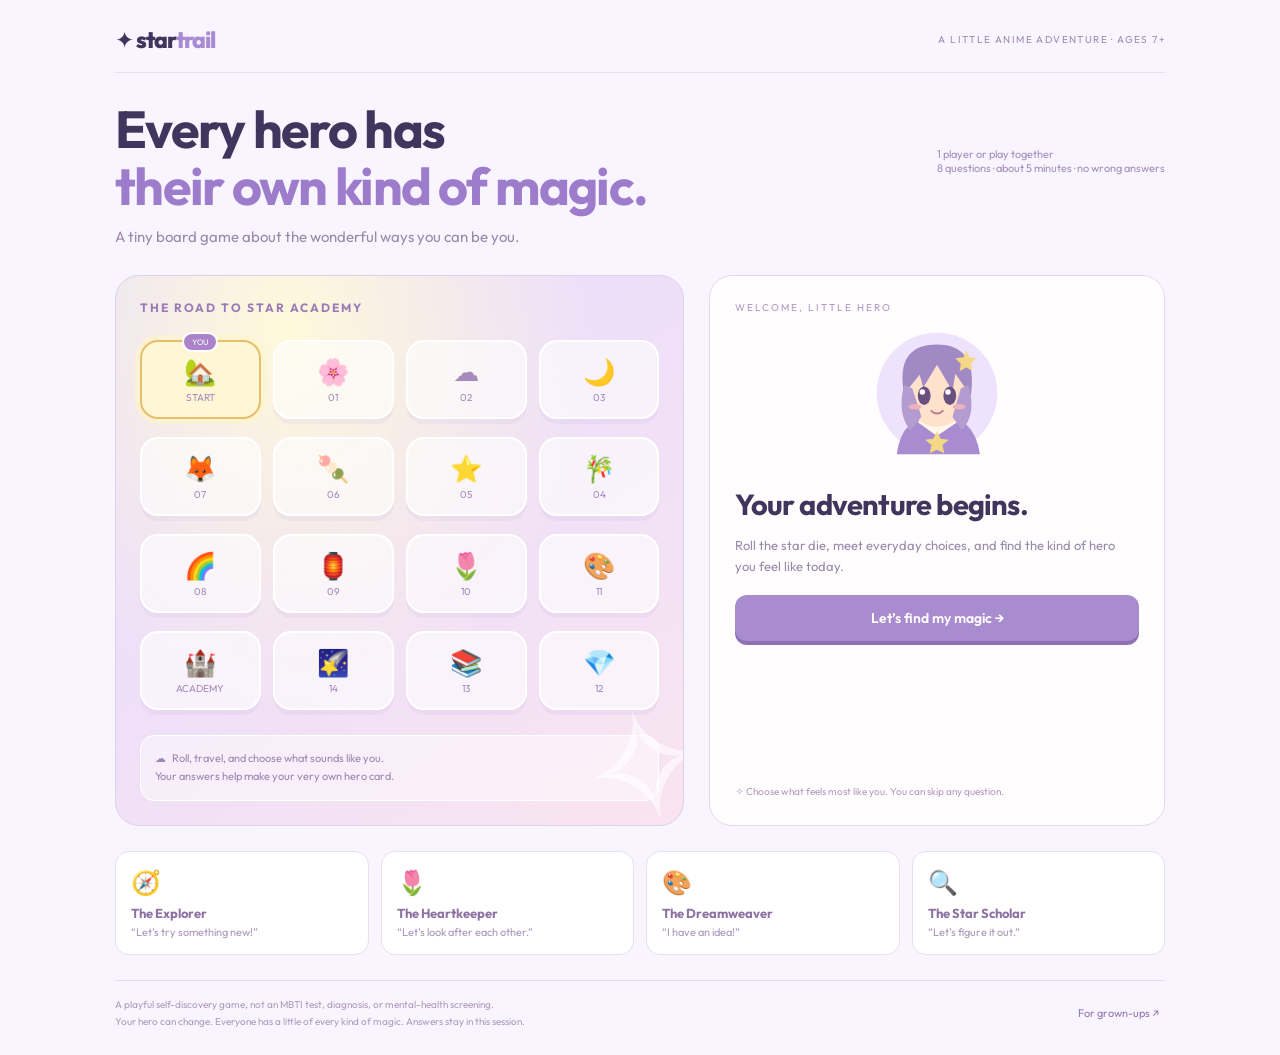
<file: star-trail/index.html>
<!doctype html><html lang="en"><meta charset="utf-8"><meta name="viewport" content="width=device-width,initial-scale=1"><title>Star Trail — Find Your Hero</title><style>@import url('https://fonts.googleapis.com/css2?family=Outfit:wght@400;500;600;700;800&display=swap');*{box-sizing:border-box}body{margin:0;background:#f8f5ff;color:#40355c;font:15px Outfit,system-ui}main{max-width:1100px;margin:auto;padding:25px}header{display:flex;justify-content:space-between;align-items:center;border-bottom:1px solid #e8dff2;padding-bottom:18px}.brand{font-weight:800;font-size:23px;letter-spacing:-1px}.brand span{color:#a88bd1}.tag{font-size:10px;letter-spacing:1.4px;color:#9d8bb1}h1{font-size:clamp(32px,5vw,52px);line-height:1.1;letter-spacing:-1.7px;margin:28px 0 10px}h1 em{font-style:normal;color:#9e7ccc}p{line-height:1.6;color:#9a8aaa;margin:0}.intro{display:flex;justify-content:space-between;align-items:center;margin-bottom:26px}.intro small{font-size:11px;color:#a58fba}.layout{display:grid;grid-template-columns:1.25fr 1fr;gap:25px}.map{position:relative;border:1px solid #ded1ee;border-radius:24px;padding:24px;background:radial-gradient(ellipse at 30% 10%,#fff9da,transparent 55%),linear-gradient(145deg,#e6dcff,#f9e4f0);overflow:hidden;min-height:510px}.map h2{font-size:12px;letter-spacing:2px;color:#9b7bb7;margin:0 0 25px}.board{display:grid;grid-template-columns:repeat(4,1fr);gap:18px 12px;position:relative;z-index:1}.space{height:79px;border:2px solid #fff;border-radius:18px;background:#ffffff98;display:grid;place-items:center;align-content:center;gap:3px;color:#a58abc;position:relative;box-shadow:0 5px 0 #bea6d522;font-size:10px}.space .emoji{font-size:26px}.space.done{background:#e5daf3;border-color:#d6c2ec}.space.current{background:#fff6d5;border-color:#e6bf6a;box-shadow:0 0 0 5px #fff5ca99}.space.current:after{content:'YOU';position:absolute;top:-10px;background:#aa83ca;color:white;border:2px solid white;border-radius:20px;font-size:8px;padding:3px 8px}.decor{position:absolute;color:#fff9;font-size:160px;right:-30px;bottom:-40px;transform:rotate(-15deg)}.map-note{margin-top:25px;background:#ffffff70;border:1px solid #fff;border-radius:14px;padding:14px;font-size:11px;color:#9d86b1;line-height:1.6}.panel{border:1px solid #e3d7ee;background:#fffdfd;border-radius:23px;padding:25px;min-height:510px;display:flex;flex-direction:column}.eyebrow{font-size:10px;letter-spacing:2px;color:#b195c6}.panel h2{font-size:29px;letter-spacing:-.8px;line-height:1.2;margin:16px 0 12px}.panel p{font-size:13px}.mascot{font-size:70px;text-align:center;margin:15px 0}.avatar{width:128px;height:128px;display:block;margin:15px auto}.primary{border:0;background:#a98bcf;color:white;padding:14px 22px;border-radius:12px;font:600 14px Outfit,system-ui;cursor:pointer;box-shadow:0 4px 0 #8e70b6;margin-top:18px}.primary:hover{background:#9674c0}.primary:disabled{opacity:.65;cursor:default}.secondary{border:1px solid #e1d3ed;background:#fff;color:#9a7db5;padding:10px 15px;border-radius:10px;font:12px Outfit;cursor:pointer;margin-top:15px}.choices{display:grid;gap:9px;margin-top:16px}.choice{text-align:left;display:flex;gap:10px;align-items:center;border:1px solid #e6dcef;background:#fcf9ff;border-radius:12px;padding:12px 13px;color:#7a628e;font:13px/1.4 Outfit;cursor:pointer}.choice:hover{background:#f1e8fa;border-color:#bca1d5}.choice span{font-size:19px}.card-bottom{font-size:10px;color:#b29abd;line-height:1.6;margin-top:auto;padding-top:20px}.dice{font-size:62px;display:block;color:#aa83c7;text-align:center;margin:15px}.heroes{display:grid;grid-template-columns:repeat(4,1fr);gap:12px;margin-top:25px}.hero{padding:15px;background:white;border:1px solid #e8dff1;border-radius:14px;font-size:11px;color:#ac96b9}.hero b{display:block;font-size:13px;color:#8d72a3;margin-bottom:4px}.hero span{font-size:24px;display:block;margin-bottom:8px}footer{font-size:10px;line-height:1.7;color:#ae9cba;border-top:1px solid #e6dcef;margin-top:25px;padding-top:15px;display:flex;justify-content:space-between;gap:20px}footer button{background:none;border:0;color:#9777af;font:11px Outfit;cursor:pointer}.result-grid{display:grid;gap:9px;margin-top:16px}.result-row{display:flex;justify-content:space-between;font-size:11px;color:#a48ab7}.bar{height:6px;background:#f0e8f7;border-radius:5px;margin-top:5px}.bar i{height:100%;display:block;background:#c3a7dc;border-radius:5px}.badge{font-size:10px;display:inline-block;color:#b08a47;background:#fff4d9;border-radius:30px;padding:7px 12px;align-self:start}.gentle{background:#f3eef9;border-radius:12px;padding:13px;margin-top:16px;font-size:11px;line-height:1.6;color:#9e87b2}dialog{border:1px solid #d7c2eb;border-radius:20px;background:#fdfaff;color:#765c8c;max-width:420px;padding:25px;line-height:1.7}dialog::backdrop{background:#44325466}dialog h2{font-size:23px}dialog p{font-size:13px}.checkin{background:#eaf4f0;border:1px solid #cee6dc;color:#6e998a;padding:12px;border-radius:10px;margin-top:15px;font-size:11px;line-height:1.6}.stars{font-size:17px;letter-spacing:5px;color:#dab974;margin-top:18px}@media(max-width:750px){main{padding:18px}.layout{display:flex;flex-direction:column-reverse}.map{min-height:unset;padding:20px}.panel{min-height:440px}.space{height:65px}.board{gap:14px 10px}.heroes{grid-template-columns:repeat(2,1fr)}.intro{display:block}.intro small{display:block;margin-top:15px}.tag{font-size:8px}footer{display:block}footer button{margin-top:10px}.map h2{margin-bottom:22px}}button{touch-action:manipulation}button:focus-visible{outline:3px solid #ddbc69;outline-offset:3px}@media(prefers-reduced-motion:no-preference){.current{animation:glow 2s infinite}@keyframes glow{50%{box-shadow:0 0 0 7px #fff4c677}}}</style><main><header><div class="brand">✦ star<span>trail</span></div><div class="tag">A LITTLE ANIME ADVENTURE · AGES 7+</div></header><div class="intro"><div><h1>Every hero has<br><em>their own kind of magic.</em></h1><p>A tiny board game about the wonderful ways you can be you.</p></div><small>1 player or play together<br>8 questions · about 5 minutes · no wrong answers</small></div><div class="layout"><section class="map" aria-label="Adventure board"><h2>THE ROAD TO STAR ACADEMY</h2><div class="board" id="board"></div><div class="map-note">☁ &nbsp; Roll, travel, and choose what sounds like you.<br>Your answers help make your very own hero card.</div><div class="decor">✧</div></section><section class="panel" id="panel" aria-live="polite"></section></div><div class="heroes"><div class="hero"><span>🧭</span><b>The Explorer</b>“Let’s try something new!”</div><div class="hero"><span>🌷</span><b>The Heartkeeper</b>“Let’s look after each other.”</div><div class="hero"><span>🎨</span><b>The Dreamweaver</b>“I have an idea!”</div><div class="hero"><span>🔍</span><b>The Star Scholar</b>“Let’s figure it out.”</div></div><footer><span>A playful self-discovery game, not an MBTI test, diagnosis, or mental-health screening.<br>Your hero can change. Everyone has a little of every kind of magic. Answers stay in this session.</span><button id="about">For grown-ups ↗</button></footer></main><dialog id="info"><h2>A game, not a label.</h2><p>These four fictional hero styles reflect the choices made during play. They are not validated personality types and do not predict mental-health risk.</p><p>Let children skip anything, pick more than one answer out loud, or play with a trusted adult. The feelings stops are invitations to talk, not scored questions. Nothing is stored or sent anywhere.</p><p>Ask “Does this feel like you today?” and celebrate differences. Avoid comparing scores or using the result to make decisions about a child.</p><button class="secondary" id="close">Got it ♡</button></dialog><script>
const $=s=>document.querySelector(s);const TYPES=[{name:'Explorer',icon:'🧭',power:'You bring curiosity and courage to the party.',try:'Invite a friend to try a new game together.'},{name:'Heartkeeper',icon:'🌷',power:'You notice people and help others feel included.',try:'Give someone a kind compliment today.'},{name:'Dreamweaver',icon:'🎨',power:'You bring imagination and fresh ideas to the party.',try:'Draw your own anime sidekick.'},{name:'Star Scholar',icon:'🔍',power:'You enjoy noticing details and working things out.',try:'Make a tiny treasure-map puzzle for a friend.'}];
const QS=[['You arrive at Star Academy. What sounds most fun?',['Explore a secret garden.','Welcome a new classmate.','Design my magical uniform.','Decode the academy’s map.']],['Your anime team finds a mysterious egg. You…',['Look for where it came from.','Make a cozy nest for it.','Imagine what could hatch.','Look for clues about the egg.']],['It’s festival day! Which booth would you choose?',['An exciting treasure hunt.','A friendship bracelet stand.','A make-your-own-comic booth.','A clever puzzle challenge.']],['Your team is building a little clubhouse. You’d like to…',['Scout out a great location.','Make sure everyone gets a say.','Dream up a surprising design.','Plan how to make it sturdy.']],['A magical door appears. What do you do first?',['See what’s on the other side.','Ask if my friends want to come.','Invent a story about it.','Study the symbols on the door.']],['You have a free afternoon at the academy. You choose…',['A new outdoor adventure.','Hanging out with someone I like.','Making art, music, or stories.','Learning how something works.']],['A team challenge gets tricky. You might…',['Try a different route.','Encourage everyone to keep going.','Suggest a wildly creative idea.','Break it into smaller steps.']],['At the end of an adventure, your favorite souvenir is…',['A map of places I discovered.','A photo with my friends.','A sketchbook full of ideas.','A notebook of things I learned.']]];
let points=[0,0,0,0],q=0,pos=0,lastRoll=0,phase='start',rolling=false,skips=0;const icons=['🏡','🌸','☁','🌙','🎋','⭐','🍡','🦊','🌈','🏮','🌷','🎨','💎','📚','🌠','🏰'];function avatar(){return '<svg class="avatar" viewBox="0 0 140 140" role="img" aria-label="Original anime star academy hero"><circle cx="70" cy="70" r="66" fill="#eee2fc"/><path d="M26 137q5-42 44-43 41 0 47 43" fill="#a88bd0"/><path d="M49 102l21 15 22-15-8-9H57z" fill="#fff7e7"/><ellipse cx="70" cy="67" rx="35" ry="40" fill="#ffe1cc"/><path d="M34 71q-10-54 36-54 45 0 37 56L90 49l-3 19-17-29-15 25-4-14z" fill="#a18ac4"/><path d="M34 61q-8 32 7 50l12-15-10-31zm70 0q10 32-7 50L87 96l9-31" fill="#b49bd0"/><ellipse cx="56" cy="73" rx="7" ry="10" fill="#695081"/><ellipse cx="84" cy="73" rx="7" ry="10" fill="#695081"/><g fill="white"><circle cx="54" cy="69" r="3"/><circle cx="82" cy="69" r="3"/></g><g fill="#eeb2bf"><ellipse cx="46" cy="85" rx="7" ry="3"/><ellipse cx="94" cy="85" rx="7" ry="3"/></g><path d="M63 89q7 7 14 0" fill="none" stroke="#ba7c8f" stroke-width="2"/><path d="M102 23l3 8 8 1-6 6 2 8-7-4-7 4 1-8-6-6 9-1z" fill="#f5d885"/><path d="M70 112l4 8 9 1-7 6 2 9-8-4-8 4 2-9-7-6 9-1z" fill="#f5d885"/></svg>'}function drawBoard(){let b=$('#board');b.replaceChildren();let order=[0,1,2,3,7,6,5,4,8,9,10,11,15,14,13,12];order.forEach(i=>{let d=document.createElement('div');d.className='space'+(i===pos?' current':i<pos?' done':'');d.innerHTML='<span class="emoji">'+icons[i]+'</span><span>'+(i===0?'START':i===15?'ACADEMY':String(i).padStart(2,'0'))+'</span>';if(i===pos)d.setAttribute('aria-current','step');b.append(d)})}function panel(html){$('#panel').innerHTML=html}function button(id,fn){$(id).onclick=fn}function start(){points=[0,0,0,0];q=0;pos=0;skips=0;phase='start';rolling=false;drawBoard();panel('<div class="eyebrow">WELCOME, LITTLE HERO</div>'+avatar()+'<h2>Your adventure begins.</h2><p>Roll the star die, meet everyday choices, and find the kind of hero you feel like today.</p><button class="primary" id="begin">Let’s find my magic →</button><div class="card-bottom">✧ Choose what feels most like you. You can skip any question.</div>');button('#begin',travel)}function travel(){phase='roll';panel('<div class="eyebrow">CHAPTER '+(q+1)+' OF 8</div><h2>Where will the stars take you?</h2><p>Roll the die to take a little step toward Star Academy.</p><span class="dice" id="die">⚄</span><button class="primary" id="roll">Roll the star die ✦</button><div class="card-bottom">All heroes reach the academy after 8 questions. The die makes the journey different!</div>');button('#roll',()=>{if(rolling)return;rolling=true;$('#roll').disabled=true;lastRoll=1+Math.floor(Math.random()*3);$('#die').textContent=['⚀','⚁','⚂'][lastRoll-1];$('#roll').textContent='You rolled '+lastRoll+'!';pos=Math.min(14,pos+lastRoll);drawBoard();setTimeout(()=>{rolling=false;ask()},500)})}function ask(){phase='question';let choices=QS[q][1].map((text,t)=>({text,t}));for(let i=choices.length-1;i>0;i--){let j=Math.floor(Math.random()*(i+1));[choices[i],choices[j]]=[choices[j],choices[i]]}panel('<div class="eyebrow">STORY CARD · '+(q+1)+' / 8</div><h2>'+QS[q][0]+'</h2><p>Which one sounds most like you today?</p><div class="choices" id="choices"></div><button class="secondary" id="skip">Skip this one ↗</button><div class="card-bottom">No right or wrong answers. It’s okay if more than one fits—pick one for this turn.</div>');choices.forEach(c=>{let b=document.createElement('button');b.className='choice';b.textContent=c.text;b.onclick=()=>answer(c.t);$('#choices').append(b)});button('#skip',()=>answer(-1))}function answer(t){if(phase!=='question')return;phase='between';if(t>=0)points[t]++;else skips++;q++;if(q===3||q===6)checkin();else if(q>=8)finish();else travel()}function checkin(){phase='checkin';panel('<div class="eyebrow">A COZY CAMPFIRE STOP</div><div class="mascot">🍵</div><h2>How’s your inner weather?</h2><p>All feelings are welcome. This stop doesn’t change your hero card.</p><div class="choices" id="weather"></div><button class="secondary" id="weatherskip">Skip the check-in</button>');for(let [label,msg] of [['☀ Sunny','Lovely. You can enjoy a little bright moment.'],['☁ Cloudy','You don’t have to feel cheerful to belong here. A quiet moment is okay.'],['🌧 Rainy','It’s okay to feel sad or worried. You can tell a grown-up you trust how you’re feeling.'],['🌩 Stormy','You can pause the game and sit with a grown-up you trust. You don’t have to handle a hard feeling alone.']]){let b=document.createElement('button');b.className='choice';b.textContent=label;b.onclick=()=>{if(phase!=='checkin')return;phase='pause';panel('<div class="eyebrow">YOU BELONG ON THIS TEAM</div>'+avatar()+'<h2>Thanks for checking in.</h2><div class="checkin">'+msg+'</div><button class="primary" id="continue">Keep adventuring →</button><button class="secondary" id="takebreak">Take a little break</button>');button('#continue',travel);button('#takebreak',()=>{panel('<div class="eyebrow">PAUSE AT THE CAMPFIRE</div><div class="mascot">☁</div><h2>The stars can wait.</h2><p>Rest for a bit, have some water, or talk with someone you trust. Come back when you feel ready.</p><button class="primary" id="resume">I’m ready to return ♡</button>');button('#resume',travel)})};$('#weather').append(b)}button('#weatherskip',travel)}function finish(){phase='finish';pos=15;drawBoard();let max=Math.max(...points),winners=points.map((p,i)=>p===max?i:-1).filter(i=>i>=0),total=points.reduce((a,b)=>a+b,0);let title=total===0?'Your magic is still a mystery.':winners.length===1?'The '+TYPES[winners[0]].name:winners.length===4?'A little of every magic.':'A magical mix!';let text=total===0?'You skipped the questions, and that’s okay! Play again whenever you feel curious.':winners.length===1?TYPES[winners[0]].power:'Today your answers shine in more than one way: '+winners.map(i=>TYPES[i].name).join(' + ')+'.';panel('<div class="badge">✦ STAR ACADEMY HERO CARD</div>'+avatar()+'<div class="eyebrow">YOUR MAGIC, TODAY</div><h2>'+title+'</h2><p>'+text+'</p><div class="result-grid">'+TYPES.map((t,i)=>'<div><div class="result-row"><span>'+t.icon+' '+t.name+'</span><span>'+points[i]+' choices</span></div><div class="bar"><i style="width:'+(total?points[i]/total*100:0)+'%"></i></div></div>').join('')+'</div><div class="gentle">'+(total?'<b>A little quest:</b> '+TYPES[winners[0]].try+'<br>':'')+'This is a snapshot of your game choices, not a fixed personality. You can be all these heroes in different moments.</div><button class="primary" id="again">Another adventure ↗</button><div class="card-bottom">Feelings check-ins are never scored or included in this card.</div>');button('#again',start)}$('#about').onclick=()=>$('#info').showModal();$('#close').onclick=()=>$('#info').close();start();
</script></html>
</file>
<file: anime-afterhours/style.css>
:root{--ink:#383042;--muted:#948798;--rose:#a95f7c;--line:#e9e0e6;--paper:#fcf9f6;--purple:#74618b}*{box-sizing:border-box}body{margin:0;background:var(--paper);color:var(--ink);font:14px 'DM Sans',system-ui}button,a,select{-webkit-tap-highlight-color:transparent}button{font:inherit;cursor:pointer;touch-action:manipulation}button:focus-visible,a:focus-visible{outline:3px solid #b18cbb;outline-offset:3px}button:disabled{cursor:default}a{color:inherit}main{max-width:1320px;margin:auto;padding:0 44px}header{height:100px;display:flex;align-items:center;justify-content:space-between;border-bottom:1px solid var(--line)}.brand{display:flex;gap:11px;text-decoration:none;align-items:center;font:700 21px/.95 Outfit,system-ui;letter-spacing:-.5px}.brand-icon{background:#e9d8df;color:#8f526b;display:grid;place-items:center;width:43px;height:46px;border-radius:14px;font-size:31px}.brand span:not(.brand-icon){font-weight:400;color:#a3657d}.brand small{display:block;letter-spacing:3px;font:600 7px 'DM Sans';margin-top:9px}nav{display:flex;gap:26px}.nav{background:transparent;border:0;color:#8b7f90;padding:10px 0;font-size:12px}.nav.active{color:#5a405c;border-bottom:2px solid #a97591}.club{font-size:9px;color:#9d879b;letter-spacing:1.5px}.hero{display:grid;grid-template-columns:1fr 1fr;min-height:330px;padding:44px 0 32px;gap:15px;align-items:center}.eyebrow{font-size:9px;letter-spacing:1.8px;font-weight:700;color:#a06c85}.eyebrow>span{display:inline-block;width:6px;height:6px;border-radius:100%;background:#bb8196;margin-right:7px}h1{font:500 55px/1.1 Outfit,system-ui;letter-spacing:-2px;margin:17px 0 14px;position:relative;width:max-content}h1 em{color:#a6647c;font-style:normal}.spark{font-size:42px;color:#ba91ac;position:absolute;right:-55px;top:45px;font-weight:400}.hero p{font-size:12px;line-height:1.8;color:#918293;margin:0}.hero-meta{display:flex;gap:12px;align-items:center;color:#a08c99;font-size:9px;margin-top:20px}.hero-meta b{font-size:8px}.collage{height:250px;position:relative;margin-left:20px}.portrait-card{position:absolute;width:114px;height:172px;background:#fff;padding:6px 6px 22px;border:1px solid #e8e0e5;border-radius:4px;box-shadow:0 10px 25px #70516918;transform:rotate(var(--rot));left:var(--left);top:var(--top)}.portrait-card img{width:100%;height:100%;object-fit:cover;object-position:top;border-radius:2px;background:#eee6f2}.portrait-card small{display:block;text-align:center;font-size:7px;letter-spacing:1px;margin-top:5px;color:#9f8598;text-transform:uppercase}.portrait-card:nth-of-type(2){z-index:3}.portrait-card:nth-of-type(3){z-index:4}.portrait-card:nth-of-type(4){z-index:5}.scribble{font:italic 16px Georgia;color:#a08097;position:absolute;right:16px;top:-4px;transform:rotate(5deg)}.sticker{position:absolute;bottom:9px;right:15px;z-index:10;width:67px;height:67px;border-radius:100%;border:1px dashed #b88ea5;outline:5px solid #efe2e8;background:#efe2e8;display:grid;align-content:center;text-align:center;font-size:24px;color:#9d6983;transform:rotate(13deg)}.sticker small{font-size:6px;letter-spacing:1px}.section-label{display:grid;grid-template-columns:248px 1fr;gap:30px;font-size:8px;color:#a08e9d;letter-spacing:1.5px;margin:7px 0 14px}.workspace{display:grid;grid-template-columns:248px 1fr;gap:30px;align-items:start}aside{border:1px solid var(--line);border-radius:15px;padding:20px 16px;background:#fffcf9}.aside-head{display:flex;justify-content:space-between;align-items:center}.aside-head h2{font:500 18px Outfit;margin:0}.aside-head span{color:#ac86a2}.tiny{font-size:10px;color:#a18e9e;margin:8px 0 17px}#filters{display:grid;gap:4px}.filter{border:1px solid transparent;background:transparent;display:flex;align-items:center;gap:9px;text-align:left;padding:9px 10px;border-radius:8px;font-size:11px;color:#8c7b8d}.filter .icon{font-size:14px;width:18px;text-align:center}.filter .check{margin-left:auto;border:1px solid #dccbd9;border-radius:4px;width:13px;height:13px;font-size:9px;text-align:center;color:transparent}.filter.selected{background:#f2e8ed;color:#8c526e;border-color:#e5d2de}.filter.selected .check{background:#b4819b;border-color:#b4819b;color:white}.mode-box{border-top:1px solid var(--line);padding-top:20px;margin-top:18px}.mode-box>.eyebrow{font-size:7px;letter-spacing:1px}.mode{display:flex;align-items:center;width:100%;text-align:left;border:1px solid var(--line);border-radius:9px;padding:10px 9px;background:transparent;gap:8px;margin-top:9px;color:#918197}.mode>span:first-child{font-size:19px}.mode b{display:block;font-size:10px;font-weight:500}.mode small{display:block;font-size:8px;margin-top:4px;color:#a394a7}.mode-dot{margin-left:auto;border:1px solid #c9b8d1;width:11px;height:11px;border-radius:100%}.mode.selected{background:#eee8f4;border-color:#d6c5e4;color:#76618b}.mode.selected .mode-dot{border:3px solid #eee8f4;background:#8f74a1;outline:1px solid #9a80aa}.side-note{display:flex;align-items:center;justify-content:center;gap:13px;color:#b6a1b4;margin-top:16px}.side-note>span{font-size:20px}.side-note p{font-size:9px;line-height:1.7}.play-area{border:1px solid var(--line);border-radius:16px;background:#fffdfb;overflow:hidden;box-shadow:0 8px 35px #9c7a9910}.game-bar{display:flex;justify-content:space-between;padding:19px 24px;font-size:8px;letter-spacing:1.4px;color:#a28ca3;align-items:center}.live-dot{display:inline-block;width:5px;height:5px;border-radius:100%;background:#b18ba4;margin-right:5px}.mini-stats{display:flex;gap:22px;font-size:10px;letter-spacing:0;color:#9a819b}.mini-stats b{color:#775d7e;font-weight:600}.progress{height:3px;display:flex;gap:3px;padding:0 24px}.progress span{height:3px;flex:1;background:#eee8ed;border-radius:5px}.progress span.done{background:#b68da7}.progress span.current{background:#dec1d0}.game-content{padding:28px 28px 22px;min-height:530px}.welcome{text-align:center}.welcome-visual{height:265px;position:relative;display:flex;justify-content:center;margin-bottom:20px;border-radius:13px;background:radial-gradient(ellipse at 50% 90%,#dfcde5,#efe4ef 55%,#f5edf1 80%);overflow:hidden}.welcome-visual:after{content:'CHARACTER CLUB';position:absolute;bottom:-12px;font:800 clamp(40px,5vw,70px) Outfit;letter-spacing:-3px;color:#ffffffb5;white-space:nowrap}.welcome-visual img{height:100%;width:175px;object-fit:cover;object-position:top;mask-image:linear-gradient(#000 80%,transparent);filter:saturate(.8);transform:rotate(-5deg) scale(1.12);margin-top:18px;border:7px solid #fff8;border-radius:8px;box-shadow:0 2px 20px #4d25492a}.welcome-visual img:nth-child(2){transform:rotate(5deg) scale(1.2);margin-left:-16px;margin-top:40px;z-index:2}.welcome-visual .float-star{position:absolute;top:35px;right:16%;font-size:38px;color:#aa81aa}.welcome h2{font:500 29px Outfit;letter-spacing:-.8px;margin:12px 0 9px}.welcome p{font-size:11px;line-height:1.9;color:#9a879b}.primary{background:#a97591;border:1px solid #a97591;border-radius:8px;padding:12px 24px;color:white;font-size:11px;font-weight:500;box-shadow:0 3px 0 #8e5b77}.primary:hover{background:#94617d}.primary:disabled{opacity:.6}.welcome .primary{margin:12px 0 14px;min-width:180px}.welcome .subtext{font-size:9px;color:#b09caf}.game-footer{display:flex;justify-content:space-between;gap:10px;align-items:center;border-top:1px solid var(--line);padding:16px 24px;font-size:8px;color:#aa97ab}.game-footer>span:last-child{font-size:7px;letter-spacing:1px}.round{display:grid;grid-template-columns:minmax(170px,.9fr) 1fr;gap:28px;align-items:start}.image-wrap{border-radius:12px;background:#eee5ef;position:relative;height:380px;overflow:hidden;border:1px solid #e4d8e9;display:flex;align-items:center;justify-content:center}.image-wrap:after{content:'';pointer-events:none;position:absolute;inset:0;box-shadow:inset 0 -50px 70px #4c275230}.image-wrap img{width:100%;height:100%;object-fit:contain;transition:filter .65s;background:#f0e9f2}.image-wrap.mystery img{filter:blur(15px);transform:scale(1.1)}.image-wrap.reveal img{filter:none;transform:none}.image-tag{position:absolute;z-index:2;left:12px;top:12px;background:#ffffffdf;border:1px solid #fff;border-radius:30px;font-size:8px;padding:7px 10px;letter-spacing:1px;color:#92718f}.image-caption{position:absolute;bottom:15px;left:16px;color:white;z-index:2;font-size:9px;letter-spacing:2px;text-shadow:0 1px 5px #321a3d}.question .eyebrow{font-size:8px;letter-spacing:1px;color:#ae8aa2}.question h2{font:500 29px/1.1 Outfit;margin:12px 0;letter-spacing:-.7px}.question .prompt{color:#a18da2;font-size:11px;line-height:1.7;margin-bottom:18px}.answers{display:grid;gap:9px}.answer{display:flex;align-items:center;gap:12px;padding:12px 13px;text-align:left;border:1px solid #e6dce7;border-radius:8px;background:#fffcff;color:#7d6a85;font-size:11px;min-height:48px;transition:background .15s}.answer span{width:22px;height:22px;flex-shrink:0;display:grid;place-items:center;background:#f0e8f2;border-radius:5px;font-size:9px;color:#aa8fb0}.answer:hover:not(:disabled){border-color:#cba5c2;background:#f7eef5}.answer.correct{background:#eaf1e7;border-color:#a4b99b;color:#58734b}.answer.wrong{background:#f8e7eb;border-color:#dba5b0;color:#a45f70}.answer:disabled:not(.correct):not(.wrong){opacity:.6}.hintline{display:flex;gap:8px;margin-top:15px}.secondary{background:transparent;border:1px solid #dfd1e1;color:#a083a7;font-size:10px;border-radius:7px;padding:9px 12px}.hintline .secondary:first-child{flex:1}.hint-box{background:#f4eef7;border:1px solid #e5d9ed;padding:10px 12px;border-radius:8px;color:#9678a2;font-size:10px;line-height:1.7;margin-top:12px}.feedback{margin-top:16px;padding-top:15px;border-top:1px solid var(--line)}.feedback b{display:block;font:500 18px Outfit;color:#8a628c}.feedback p{font-size:10px;color:#a08ba5;line-height:1.8}.feedback .primary{width:100%;margin-top:6px}.bottom-strip{margin:28px 0;display:flex;justify-content:space-between;align-items:center;border-top:1px solid var(--line);border-bottom:1px solid var(--line);padding:20px 0}.bottom-strip>div:first-child{display:flex;gap:15px;align-items:center}.bottom-strip>div>span{font-size:26px;color:#bc9aae}.bottom-strip p{margin:0}.bottom-strip b{display:block;font:500 13px Outfit}.bottom-strip small{display:block;font-size:9px;color:#ac98a9;margin-top:5px}.personal-best{display:flex;align-items:center;gap:20px}.personal-best small{font-size:7px;letter-spacing:1px}.personal-best b{font:500 23px Outfit;color:#a27d9a}.personal-best b span{font-size:10px;color:#b69fb0}footer{display:flex;justify-content:space-between;font-size:7px;letter-spacing:1px;color:#b09cab;padding:0 0 25px;gap:10px}footer button{background:transparent;border:0;color:#a7869b;font-size:8px}dialog{width:min(850px,94vw);max-height:85dvh;border:1px solid #e5d6e4;border-radius:20px;padding:25px;background:#fcf9f6;color:var(--ink);box-shadow:0 20px 120px #3c1d4a33}dialog::backdrop{background:#35293d88;backdrop-filter:blur(5px)}.modal-top{display:flex;align-items:center;justify-content:space-between;border-bottom:1px solid var(--line);padding-bottom:15px;margin-bottom:20px}.modal-top h2{font:500 25px Outfit;margin:0}.modal-top button{background:#eee4ee;border:0;border-radius:100%;width:30px;height:30px;font-size:20px;color:#967696}.gallery{display:grid;grid-template-columns:repeat(5,1fr);gap:15px}.gallery figure{margin:0;min-width:0}.gallery img{width:100%;height:150px;object-fit:cover;object-position:top;border-radius:8px;background:#eee7f2}.gallery figcaption{font-size:10px;margin:6px 0}.gallery small{display:block;font-size:8px;color:#a18aa3;margin-top:3px}.gallery a{font-size:8px;color:#a17b9d}.help{font-size:12px;line-height:1.9;color:#8f7997}.help h3{color:#715c7b}.help li{margin-bottom:10px}.results{text-align:center}.results .seal{font-size:40px;color:#be97af}.results h2{font:500 34px Outfit;margin:12px 0}.results .total{font:500 64px Outfit;color:#aa7998;letter-spacing:-3px}.results p{color:#a48ba4;font-size:12px;line-height:1.8}.result-stats{display:flex;justify-content:center;gap:30px;margin:20px 0}.result-stats b{display:block;font:500 22px Outfit}.result-stats small{color:#ac93ad;font-size:9px}.results button{margin:5px}.review{display:grid;grid-template-columns:repeat(5,1fr);gap:8px;margin:25px 0}.review img{width:100%;height:75px;object-fit:cover;object-position:top;border-radius:6px}.review small{display:block;font-size:8px;margin-top:3px}.review .missed img{outline:2px solid #dfb4bc}.loading{text-align:center;padding:160px 0;color:#a383a2}.error{color:#b27a91}.credit-list{font-size:10px;line-height:1.9}.credit-list a{color:#a1658d}.filter:disabled,.mode:disabled{opacity:.6}.sr{position:absolute;width:1px;height:1px;overflow:hidden;clip:rect(0,0,0,0)}@media(min-width:1100px){.game-content{min-height:565px}.welcome-visual{height:300px}.image-wrap{height:420px}.question h2{font-size:34px}.answer{padding:15px}}@media(max-width:1000px){main{padding:0 25px}.club{display:none}.collage{transform:scale(.85);transform-origin:center;margin-left:-30px}h1{font-size:46px}.workspace{grid-template-columns:210px 1fr;gap:20px}.section-label{grid-template-columns:210px 1fr;gap:20px}.round{grid-template-columns:1fr;gap:20px}.image-wrap{height:260px}.question h2{font-size:26px}.game-content{padding:20px}.answers{grid-template-columns:1fr 1fr}.gallery{grid-template-columns:repeat(4,1fr)}}@media(max-width:700px){main{padding:0 17px}header{height:80px}.brand{font-size:17px}.brand-icon{width:34px;height:38px;font-size:24px}.brand small{font-size:5px}nav{gap:15px}.nav{font-size:10px}#helpnav{display:none}.hero{padding:28px 0 20px;grid-template-columns:1fr;min-height:unset}.hero h1{font-size:42px}.hero .eyebrow{font-size:7px}.hero p{font-size:11px}.hero-meta{margin-top:14px}.collage{height:190px;transform:scale(.8);transform-origin:top left;width:480px;margin:15px 0 -30px 0}.section-label{display:none}.workspace{display:flex;flex-direction:column;gap:18px}aside{padding:16px;width:100%}.aside-head{display:none}.tiny{margin:0 0 10px;font-size:9px}#filters{display:flex;overflow-x:auto;gap:5px;padding-bottom:7px}.filter{white-space:nowrap;border-color:var(--line);font-size:10px;padding:8px}.filter .check{display:none}.filter .icon{font-size:12px;width:12px}.mode-box{display:flex;gap:8px;margin-top:10px;padding-top:10px}.mode-box>.eyebrow{display:none}.mode{margin:0;padding:9px;flex:1}.mode small{font-size:7px}.side-note{display:none}.play-area{width:100%}.game-bar{padding:16px;font-size:7px;letter-spacing:1px}.mini-stats{gap:12px;font-size:9px}.progress{padding:0 16px}.game-content{padding:18px;min-height:unset}.welcome-visual{height:230px}.welcome-visual img{width:135px}.welcome h2{font-size:26px}.round{gap:18px}.image-wrap{height:290px}.answers{grid-template-columns:1fr 1fr;gap:8px}.answer{padding:10px 8px;font-size:10px;gap:8px}.answer span{width:18px;height:18px}.question h2{font-size:25px;margin:8px 0}.question .prompt{margin-bottom:12px}.game-footer{padding:14px 16px;font-size:7px}.game-footer>span:last-child{display:none}.bottom-strip{margin:20px 0;padding:16px 0}.bottom-strip b{font-size:11px}.bottom-strip small{font-size:8px;max-width:200px}.personal-best{display:block;text-align:right}.personal-best b{font-size:20px}.personal-best small{font-size:6px}footer{font-size:6px;letter-spacing:.5px}footer>span:last-child{display:none}.gallery{grid-template-columns:repeat(3,1fr);gap:10px}.gallery img{height:135px}.review{grid-template-columns:repeat(5,1fr)}.review img{height:70px}dialog{padding:18px}.hero .spark{right:-40px;font-size:32px}.sticker{right:0}.scribble{right:-10px}}@media(prefers-reduced-motion:reduce){*{scroll-behavior:auto!important;transition:none!important}}
@media(max-width:420px){.collage{transform:scale(.67);height:165px;margin-bottom:-32px}.hero h1{font-size:38px}.spark{right:-30px!important;font-size:28px!important}.hero-meta{font-size:8px}.answers{grid-template-columns:1fr}.image-wrap{height:270px}}
</file>
<file: bangkok-rush/style.css>
*{box-sizing:border-box}body{margin:0;background:#101119;color:#e9e7eb;font:12px 'Space Grotesk',system-ui}main{max-width:1360px;margin:auto;padding:0 38px}header{height:90px;display:flex;align-items:center;justify-content:space-between;border-bottom:1px solid #ffffff13}.logo{font:900 30px 'Barlow Condensed',sans-serif;letter-spacing:-1px;text-decoration:none;color:white;transform:skew(-8deg)}.logo span{color:#ff6578}.logo i{font:600 24px 'Barlow Condensed';margin-left:8px;color:#74e4d9}.navtext{font-size:9px;letter-spacing:2px;color:#858393}.navtext span{color:#ff7a89;padding:0 12px;font-size:7px}.sound{background:transparent;border:1px solid #3c3947;color:#9a94a5;padding:9px 12px;font:9px 'Space Grotesk';cursor:pointer}.intro{display:flex;justify-content:space-between;align-items:end;padding:30px 0 25px;gap:25px}.eyebrow{color:#70e5db;font-size:9px;letter-spacing:2px;font-weight:600}h1{font:900 clamp(36px,4.6vw,64px)/.9 'Barlow Condensed',Impact,sans-serif;letter-spacing:-1px;margin:14px 0 0}h1 span{color:#ff7187;display:inline-block;margin-left:12px}.intro-copy p{line-height:1.8;margin:0;color:#b3a6b5;font-size:10px}.intro-copy>span{font-size:7px;letter-spacing:1px;color:#686471;display:block;margin-top:12px}.game{position:relative;overflow:hidden;border:1px solid #5b3b5d;background:#22162d;box-shadow:0 15px 80px #b3357c13;isolation:isolate}canvas{display:block;width:100%;height:auto;aspect-ratio:5/3}.vignette{position:absolute;inset:0;pointer-events:none;box-shadow:inset 0 0 70px #0d0a23aa;z-index:1}.hud{position:absolute;inset:20px 24px auto;display:flex;justify-content:space-between;align-items:start;pointer-events:none;z-index:2;gap:10px;text-shadow:0 2px 8px #000}.hud-left b{font:800 35px 'Barlow Condensed';color:#fff;letter-spacing:1px;display:block}.hud-label{font-size:8px;letter-spacing:1.5px;color:#c1b3cb}.hp{color:#ff8097;font-size:16px;letter-spacing:4px;margin-top:2px}.district{text-align:center;min-width:180px;padding:7px 15px;background:#130e22a3;border:1px solid #c4a0c42b;backdrop-filter:blur(5px)}.district>span{display:block;font-size:9px;letter-spacing:1.5px;color:#efe1ea}.district small{display:block;font-size:8px;margin-top:7px;color:#c6adbf}.track{height:2px;background:#ffffff20;margin-top:9px}.track i{display:block;height:100%;width:0;background:#ff8b9b}.hud-right{text-align:right}.energy{height:8px;width:135px;background:#171124bb;margin-top:9px;border:1px solid #80f9e261;transform:skew(-15deg)}.energy i{display:block;background:#7ee5d4;width:100%;height:100%;box-shadow:0 0 15px #80f9e250}.hud-right>span{display:block;font-size:9px;margin-top:9px;color:#e8c3e2}.bottom-hud{position:absolute;inset:auto 24px 20px;display:flex;justify-content:space-between;gap:12px;pointer-events:none;color:#fff;font-size:9px;letter-spacing:1.3px;text-shadow:0 2px 5px #000;z-index:2}.bottom-hud div{color:#82efde}.bottom-hud span{color:#c6a4bc;font-size:8px}.overlay{position:absolute;inset:0;display:flex;align-items:center;background:linear-gradient(90deg,#170f27e8,#160f2477 55%,#160f2418);z-index:3}.start-card{padding:24px 45px;max-width:570px}.mini-kicker{font-size:9px;letter-spacing:3px;margin:20px 0;color:#d3accc}.start-card h2{font:900 clamp(50px,7vw,100px)/.8 'Barlow Condensed',Impact;margin:20px 0;letter-spacing:-1px;color:#f6edf2;transform:skew(-5deg)}.start-card h2 em{font-style:normal;color:#ff738a}.start-card p{font-size:11px;line-height:1.8;color:#c9abc7}.primary{border:1px solid #ffa5aa;background:#ff778b;color:#29172d;font:700 11px 'Space Grotesk';padding:15px 21px;cursor:pointer;display:block;margin:20px 0 15px;box-shadow:4px 4px 0 #7e3f66;min-width:220px;clip-path:polygon(0 0,96% 0,100% 20%,100% 100%,4% 100%,0 80%)}.primary span{margin-left:25px;font-size:16px}.primary:hover{background:#ff9aa7}.start-card>small{display:block;font-size:7px;letter-spacing:1px;color:#a782a5}.control-bar{display:flex;justify-content:space-between;padding:18px 0;border-bottom:1px solid #ffffff13;align-items:center;gap:15px}.keys{display:flex;gap:23px;color:#827b90;font-size:8px;align-items:center}.keys span{white-space:nowrap}kbd{border:1px solid #3e374a;border-radius:3px;padding:4px 6px;font:8px 'Space Grotesk';color:#bfadcc;display:inline-block;min-width:20px;text-align:center;margin-right:3px}.control-bar>button{background:transparent;color:#ad8da9;border:0;font:9px 'Space Grotesk';cursor:pointer}.brief{display:grid;grid-template-columns:repeat(3,1fr);gap:35px;padding:25px 0 30px;border-bottom:1px solid #ffffff13}.brief>div{display:flex;gap:12px}.number{color:#6be2d1;font:700 15px 'Barlow Condensed'}.brief h3{font:700 17px 'Barlow Condensed';margin:0 0 7px;letter-spacing:.4px}.brief p{font-size:9px;line-height:1.8;color:#756c82;margin:0}footer{display:flex;justify-content:space-between;font-size:7px;letter-spacing:1px;padding:19px 0;color:#61596f;gap:15px}footer b{color:#a78baa;font-weight:500}.touch{display:none;position:absolute;bottom:30px;left:14px;right:14px;justify-content:space-between;z-index:4;pointer-events:none}.touch>div{display:flex;gap:7px;pointer-events:auto}.touch button{border:1px solid #ceafd667;background:#20132ad9;color:#d3badf;padding:14px 17px;font:700 10px 'Space Grotesk';touch-action:none;user-select:none;backdrop-filter:blur(4px)}.touch .horn{background:#fb7e96d9;color:#251529;border-color:#ffc2cd}.touch.hidden{display:none!important}button:focus-visible,a:focus-visible{outline:3px solid #80ead5;outline-offset:4px}@media(pointer:coarse){.touch{display:flex}.bottom-hud{bottom:10px;font-size:7px}.bottom-hud span{display:none}}@media(max-width:950px){main{padding:0 24px}h1 span{display:block;margin:5px 0 0}.intro-copy{max-width:200px}.keys{gap:12px}.start-card{padding:20px 28px}.start-card h2{font-size:70px}.energy{width:100px}.hud{inset:15px 17px auto}.hud-left b{font-size:27px}.district{min-width:150px}.brief{gap:20px}}@media(max-width:650px){main{padding:0 14px}header{height:68px}.logo{font-size:26px}.navtext{display:none}.sound{font-size:8px}.intro{padding:22px 0 20px;align-items:center}.eyebrow{font-size:7px}h1{font-size:42px}.intro-copy{max-width:150px}.intro-copy p{font-size:9px}.intro-copy>span{font-size:6px;line-height:1.7}.game{height:560px}canvas{height:100%;width:100%;object-fit:cover;object-position:center}.hud{inset:12px 12px auto;flex-wrap:wrap}.hud-left b{font-size:26px}.hud-label{font-size:6px;letter-spacing:1px}.hp{font-size:13px;letter-spacing:2px}.district{position:absolute;top:70px;left:50%;transform:translateX(-50%);padding:6px 12px;min-width:175px}.district>span{font-size:8px}.district small{font-size:7px}.energy{width:100px}.hud-right>span{font-size:8px}.overlay{background:linear-gradient(0deg,#160d26ec,#160f2466 90%);align-items:end}.start-card{padding:30px 24px 70px;max-width:100%}.start-card h2{font-size:82px}.start-card p{font-size:11px}.mini-kicker{margin:15px 0;font-size:8px}.primary{font-size:10px}.start-card>small{font-size:6px}.control-bar{padding:14px 0}.keys{gap:10px;flex-wrap:wrap;font-size:6px}.keys span:last-child{display:none}kbd{font-size:7px;padding:3px 5px;min-width:16px}.control-bar>button{font-size:7px;white-space:nowrap}.brief{grid-template-columns:1fr;padding:20px 0;gap:17px}.brief h3{font-size:16px}.brief p{font-size:9px}footer{font-size:6px;line-height:1.7}.bottom-hud{left:12px;right:12px;font-size:7px}.touch{bottom:31px}.touch button{padding:14px 15px}.touch>div{gap:5px}}@media(prefers-reduced-motion:reduce){*{scroll-behavior:auto!important}}
</file>
